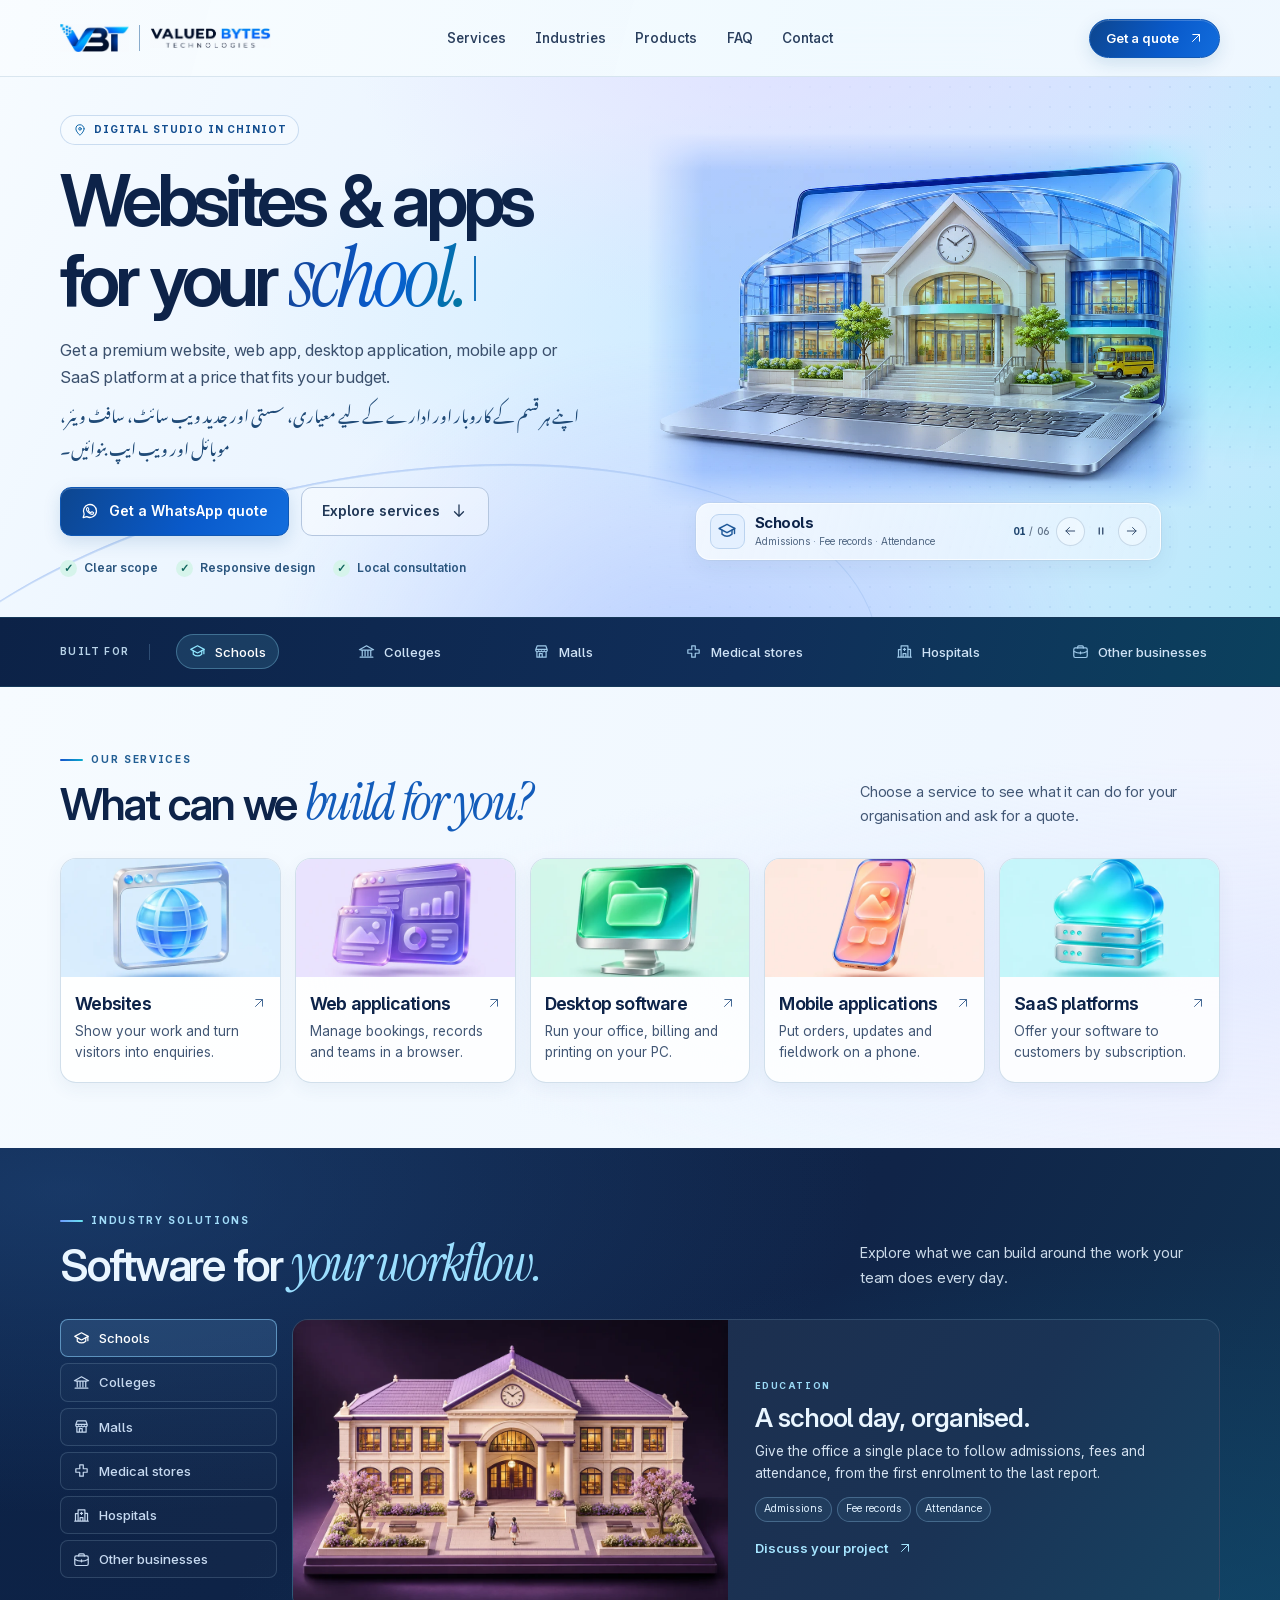
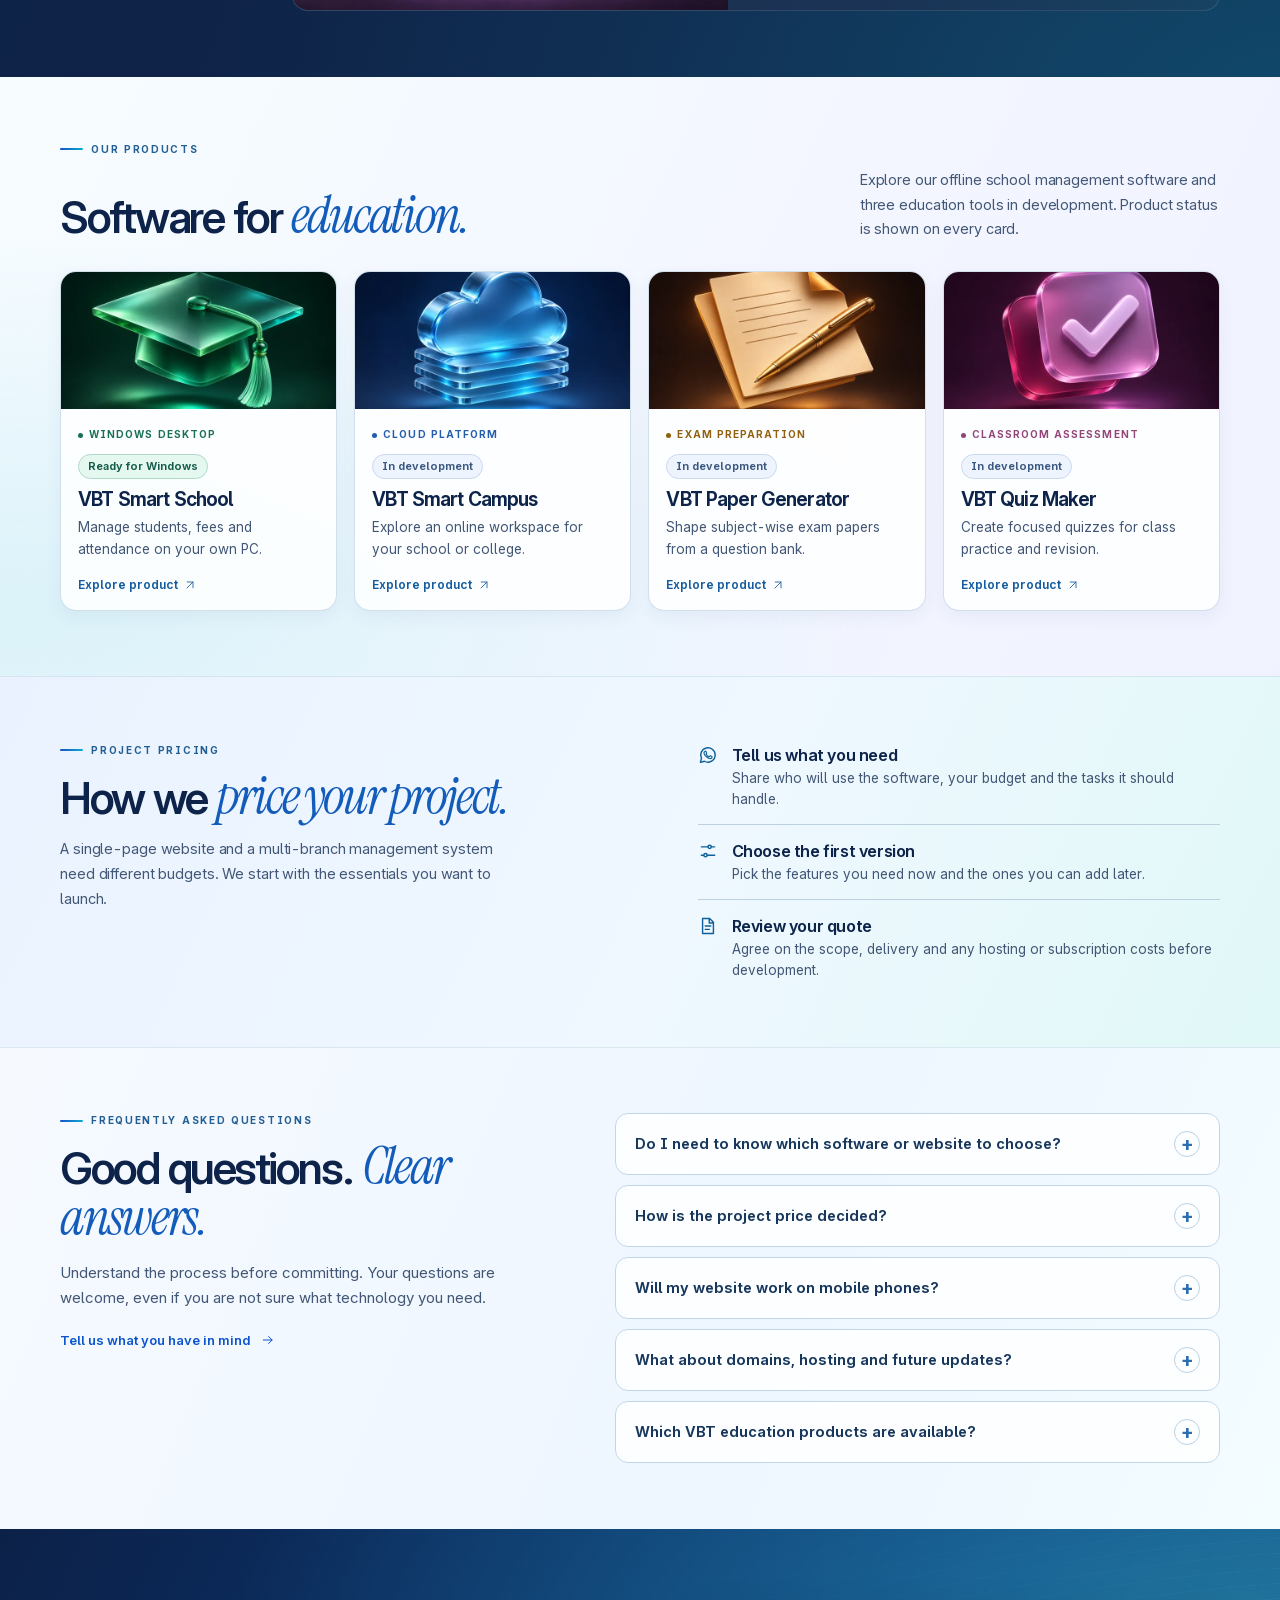
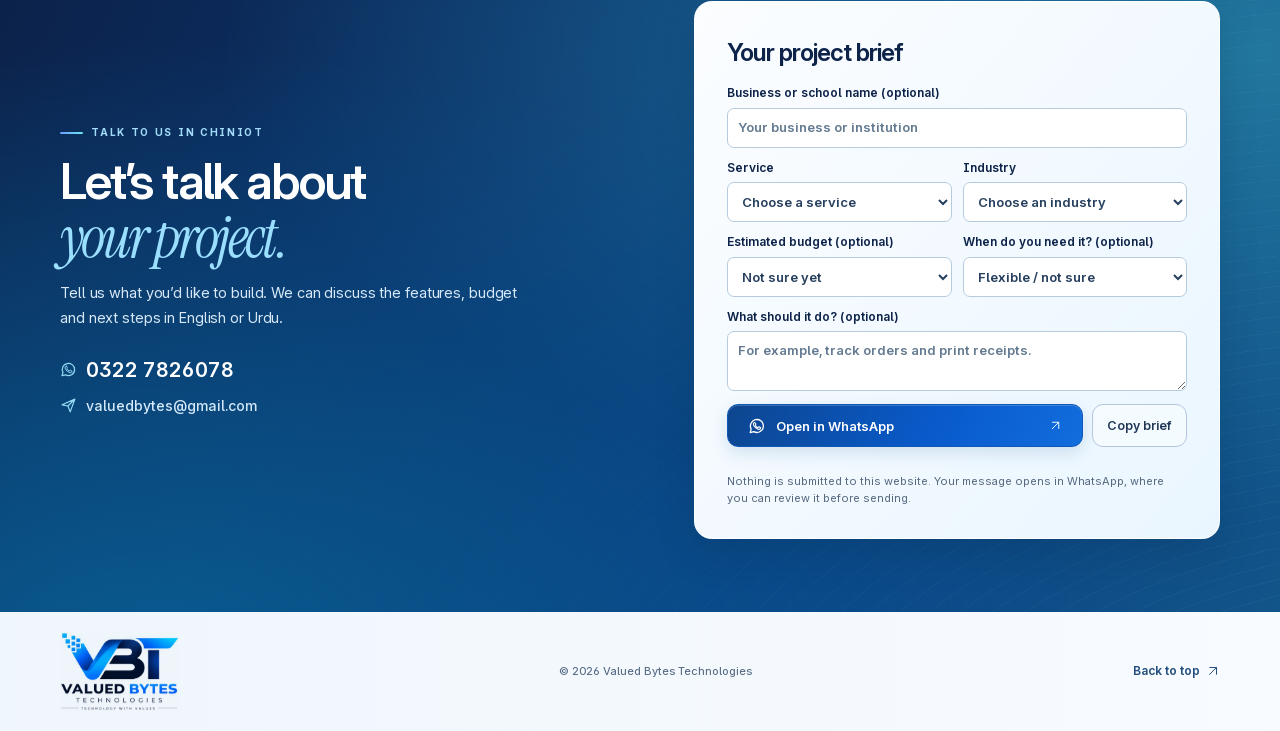
<file: index.html>
<!doctype html>
<html lang="en" dir="ltr">
<head>
  <meta charset="utf-8">
  <meta name="viewport" content="width=device-width,initial-scale=1">
  <meta name="theme-color" content="#e9f3ff">
  <meta name="description" content="Valued Bytes Technologies in Chiniot builds professional business websites, web and desktop applications, and custom digital solutions. Explore VBT Smart School and our education products.">
  <meta property="og:title" content="Valued Bytes Technologies · Digital Studio in Chiniot">
  <meta property="og:description" content="Get a project quote for a custom website or app. Talk to your local digital studio in English or Urdu.">
  <meta property="og:type" content="website">
  <meta property="og:url" content="https://valuedbytes.com/">
  <meta name="twitter:card" content="summary_large_image">
  <meta name="robots" content="index,follow,max-image-preview:large">
  <link rel="canonical" href="https://valuedbytes.com/">
  <meta property="og:image" content="https://valuedbytes.com/studio/showcase/school.webp">
  <link rel="icon" href="studio/brand/favicon.png" type="image/png">
  <link rel="preload" as="font" href="studio/fonts/inter-latin.woff2" type="font/woff2" crossorigin>
  <link rel="preload" as="font" href="studio/fonts/instrument-italic.woff2" type="font/woff2" crossorigin>
  <link rel="preload" as="image" href="studio/showcase/school.webp" fetchpriority="high">
  <link rel="stylesheet" href="studio/site.css?v=client-ready-20261118">
  <script defer src="studio/site.js?v=client-ready-20261118"></script>
  <script type="application/ld+json">{"@context":"https://schema.org","@type":"ProfessionalService","name":"Valued Bytes Technologies","url":"https://valuedbytes.com/","image":"https://valuedbytes.com/studio/brand/vbt-identity.webp","description":"Websites and custom digital applications for businesses and educational institutions.","telephone":"+92-322-7826078","email":"valuedbytes@gmail.com","areaServed":[{"@type":"City","name":"Chiniot"},{"@type":"Country","name":"Pakistan"}],"address":{"@type":"PostalAddress","addressLocality":"Chiniot","addressCountry":"PK"}}</script>
  <title>Valued Bytes Technologies · Websites &amp; Apps in Chiniot</title>
</head>
<body id="top">
  <a class="skip" href="#main" data-ur="مرکزی مواد پر جائیں">Skip to content</a>
  <header class="mast">
    <div class="wrap mast-inner">
      <a href="#top" class="brand" aria-label="Valued Bytes Technologies home"><img class="brand-symbol" src="studio/brand/vbt-symbol.webp" width="320" height="129" alt=""><span class="brand-divider" aria-hidden="true"></span><img class="brand-wordmark" src="studio/brand/vbt-wordmark.webp" width="490" height="81" alt=""></a>
      <nav id="main-nav" class="main-nav" aria-label="Main navigation">
        <a href="#services" data-ur="خدمات">Services</a>
        <a href="#industries" data-ur="شعبے">Industries</a>
        <a href="#solutions" data-ur="پروڈکٹس">Products</a>
        <a href="#faq">FAQ</a>
        <a href="#contact" data-ur="رابطہ">Contact</a>
      </nav>
      <div class="head-actions">
        <a class="btn btn-head nav-cta" data-wa="header" href="https://wa.me/923227826078" target="_blank" rel="noopener"><span data-ur="قیمت معلوم کریں">Get a quote</span><svg class="icon" aria-hidden="true"><use href="studio/icons.svg#north"/></svg></a>
        <button class="menu-button" id="menu-toggle" type="button" aria-label="Open menu" aria-expanded="false" aria-controls="main-nav"><svg class="icon" aria-hidden="true"><use href="studio/icons.svg#menu"/></svg></button>
      </div>
    </div>
  </header>
  <main id="main">
    <section class="hero" aria-labelledby="hero-heading">
      <div class="aurora" aria-hidden="true"></div>
      <div class="wrap hero-layout">
        <div class="hero-copy">
          <div class="location"><svg class="icon" aria-hidden="true"><use href="studio/icons.svg#pin"/></svg><span data-ur="آپ کے شہر چنیوٹ میں ڈیجیٹل اسٹوڈیو">Digital studio in Chiniot</span></div>
          <h1 id="hero-heading" aria-label="Websites and apps for your school.">
            <span class="hero-static" data-ur="ویب سائٹس اور ایپس">Websites &amp; apps</span>
            <span class="type-line" aria-hidden="true"><span id="type-prefix">for your </span><em id="industry-word">school.</em><i class="typing-caret"></i></span>
          </h1>
          <p class="hero-lead" data-ur="اپنے کاروبار یا ادارے کے لیے مناسب قیمت پر معیاری ویب سائٹ، ویب ایپ، ڈیسک ٹاپ سافٹ ویئر، موبائل ایپ یا ساس پلیٹ فارم بنوائیں۔">Get a premium website, web app, desktop application, mobile app or SaaS platform at a price that fits your budget.</p>
          <p class="hero-bilingual" dir="rtl" lang="ur">اپنے ہر قسم کے کاروبار اور ادارے کے لیے معیاری، سستی اور جدید ویب سائٹ، سافٹ ویئر، موبائل اور ویب ایپ بنوائیں۔</p>
          <div class="hero-actions">
            <a class="btn btn-primary" data-wa="hero" href="https://wa.me/923227826078" target="_blank" rel="noopener"><svg class="icon" aria-hidden="true"><use href="studio/icons.svg#whatsapp"/></svg><span data-ur="واٹس ایپ پر قیمت معلوم کریں">Get a WhatsApp quote</span></a>
            <a class="btn btn-quiet" href="#services"><span data-ur="خدمات دیکھیں">Explore services</span><svg class="icon" aria-hidden="true"><use href="studio/icons.svg#down"/></svg></a>
          </div>
          <div class="hero-promises" aria-label="Our approach"><span>Clear scope</span><span>Responsive design</span><span>Local consultation</span></div>
        </div>
        <div class="scene-card" id="industry-stage" role="region" aria-label="Industry showcase" aria-roledescription="carousel">
          <div class="scene-picture">
            <img id="scene-front" class="scene-image active" src="studio/showcase/school.webp" width="1080" height="720" fetchpriority="high" alt="A schoolhouse rising from the screen of a silver laptop.">
            <img id="scene-back" class="scene-image" width="1080" height="720" alt="" aria-hidden="true">
          </div>
          <div class="scene-caption">
            <div class="caption-name"><span class="caption-icon"><svg class="icon" aria-hidden="true"><use id="scene-symbol" href="studio/icons.svg#school"/></svg></span><div><h2 id="scene-name">Schools</h2><span class="scene-group" id="scene-group">Admissions · Fee records · Attendance</span></div></div>
            <div class="scene-controls">
              <span class="scene-count" dir="ltr"><b id="scene-index">01</b><span>/</span>06</span>
              <button id="scene-prev" class="circle-button" type="button" aria-label="Previous industry" title="Previous industry"><svg class="icon" aria-hidden="true"><use href="studio/icons.svg#left"/></svg></button>
              <button id="motion-toggle" class="circle-button pause" type="button" aria-label="Pause rotation" title="Pause rotation"><svg class="icon" aria-hidden="true"><use href="studio/icons.svg#pause"/></svg></button>
              <button id="scene-next" class="circle-button" type="button" aria-label="Next industry" title="Next industry"><svg class="icon" aria-hidden="true"><use href="studio/icons.svg#right"/></svg></button>
            </div>
          </div>
        </div>
      </div>
    </section>
    <div class="sector-rail"><div class="wrap rail-inner"><span class="rail-label" data-ur="اپنا شعبہ چنیں">Built for</span><div class="hero-sectors" role="group" aria-label="Select an industry for the showcase">  <button type="button" data-hero-pick="0" aria-pressed="true"><svg class="icon" aria-hidden="true"><use href="studio/icons.svg#school"/></svg><span data-ur="اسکول">Schools</span></button>
  <button type="button" data-hero-pick="1" aria-pressed="false"><svg class="icon" aria-hidden="true"><use href="studio/icons.svg#college"/></svg><span data-ur="کالج">Colleges</span></button>
  <button type="button" data-hero-pick="2" aria-pressed="false"><svg class="icon" aria-hidden="true"><use href="studio/icons.svg#mall"/></svg><span data-ur="شاپنگ مال">Malls</span></button>
  <button type="button" data-hero-pick="3" aria-pressed="false"><svg class="icon" aria-hidden="true"><use href="studio/icons.svg#pharmacy"/></svg><span data-ur="میڈیکل اسٹور">Medical stores</span></button>
  <button type="button" data-hero-pick="4" aria-pressed="false"><svg class="icon" aria-hidden="true"><use href="studio/icons.svg#hospital"/></svg><span data-ur="اسپتال">Hospitals</span></button>
  <button type="button" data-hero-pick="5" aria-pressed="false"><svg class="icon" aria-hidden="true"><use href="studio/icons.svg#business"/></svg><span data-ur="دیگر کاروبار">Other businesses</span></button></div></div></div>
    <section class="services section" id="services" aria-labelledby="services-heading"><div class="wrap">
      <div class="eyebrow"><i aria-hidden="true"></i><span data-ur="ہماری خدمات">Our services</span></div>
      <div class="section-heading"><h2 id="services-heading" data-ur="آپ کیا بنوانا چاہتے ہیں؟">What can we <em>build for you?</em></h2>
        <p data-ur="اپنی ضرورت کے مطابق سروس منتخب کریں، مثالیں دیکھیں اور قیمت معلوم کریں۔">Choose a service to see what it can do for your organisation and ask for a quote.</p></div>
      <div class="service-grid">
        <button type="button" class="service-card" data-service="websites">
          <span class="service-art"><img src="studio/services/websites.webp" width="475" height="317" alt="" loading="lazy"></span>
          <span class="service-content"><span class="service-title"><strong data-ur="ویب سائٹس">Websites</strong><span class="card-arrow"><svg class="icon" aria-hidden="true"><use href="studio/icons.svg#north"/></svg></span></span><span data-ur="اپنا کام دکھائیں اور گاہکوں کو رابطے کا راستہ دیں۔" class="service-desc">Show your work and turn visitors into enquiries.</span></span>
        </button>
        <button type="button" class="service-card" data-service="webapps">
          <span class="service-art"><img src="studio/services/webapps.webp" width="475" height="317" alt="" loading="lazy"></span>
          <span class="service-content"><span class="service-title"><strong data-ur="ویب ایپس">Web applications</strong><span class="card-arrow"><svg class="icon" aria-hidden="true"><use href="studio/icons.svg#north"/></svg></span></span><span data-ur="بکنگ، ریکارڈ اور ٹیم کا کام براؤزر میں سنبھالیں۔" class="service-desc">Manage bookings, records and teams in a browser.</span></span>
        </button>
        <button type="button" class="service-card" data-service="desktop">
          <span class="service-art"><img src="studio/services/desktop.webp" width="475" height="317" alt="" loading="lazy"></span>
          <span class="service-content"><span class="service-title"><strong data-ur="ڈیسک ٹاپ سافٹ ویئر">Desktop software</strong><span class="card-arrow"><svg class="icon" aria-hidden="true"><use href="studio/icons.svg#north"/></svg></span></span><span data-ur="اپنے کمپیوٹر پر دفتر، بلنگ اور پرنٹنگ کا کام کریں۔" class="service-desc">Run your office, billing and printing on your PC.</span></span>
        </button>
        <button type="button" class="service-card" data-service="mobile">
          <span class="service-art"><img src="studio/services/mobile.webp" width="475" height="317" alt="" loading="lazy"></span>
          <span class="service-content"><span class="service-title"><strong data-ur="موبائل ایپس">Mobile applications</strong><span class="card-arrow"><svg class="icon" aria-hidden="true"><use href="studio/icons.svg#north"/></svg></span></span><span data-ur="آرڈر، تازہ معلومات اور فیلڈ کا کام فون پر لائیں۔" class="service-desc">Put orders, updates and fieldwork on a phone.</span></span>
        </button>
        <button type="button" class="service-card" data-service="saas">
          <span class="service-art"><img src="studio/services/saas.webp" width="475" height="317" alt="" loading="lazy"></span>
          <span class="service-content"><span class="service-title"><strong data-ur="ساس پلیٹ فارمز">SaaS platforms</strong><span class="card-arrow"><svg class="icon" aria-hidden="true"><use href="studio/icons.svg#north"/></svg></span></span><span data-ur="اپنا سافٹ ویئر گاہکوں کو سبسکرپشن پر فراہم کریں۔" class="service-desc">Offer your software to customers by subscription.</span></span>
        </button>
      </div>
    </div></section>
    <section class="industry-section section" id="industries" aria-labelledby="industries-heading">
      <div class="wrap">
        <div class="eyebrow"><i aria-hidden="true"></i><span data-ur="شعبوں کے لیے سافٹ ویئر">Industry solutions</span></div>
        <div class="section-heading"><h2 id="industries-heading" data-ur="آپ کے کام کے مطابق سافٹ ویئر">Software for <em>your workflow.</em></h2><p data-ur="اپنا شعبہ منتخب کریں اور دیکھیں کہ روزمرہ کام کے لیے کیا بن سکتا ہے۔">Explore what we can build around the work your team does every day.</p></div>
        <div class="industry-board">
          <div class="industry-tabs" role="group" aria-label="Choose your industry">  <button type="button" data-industry="0" aria-pressed="true"><svg class="icon" aria-hidden="true"><use href="studio/icons.svg#school"/></svg><span data-ur="اسکول">Schools</span></button>
  <button type="button" data-industry="1" aria-pressed="false"><svg class="icon" aria-hidden="true"><use href="studio/icons.svg#college"/></svg><span data-ur="کالج">Colleges</span></button>
  <button type="button" data-industry="2" aria-pressed="false"><svg class="icon" aria-hidden="true"><use href="studio/icons.svg#mall"/></svg><span data-ur="شاپنگ مال">Malls</span></button>
  <button type="button" data-industry="3" aria-pressed="false"><svg class="icon" aria-hidden="true"><use href="studio/icons.svg#pharmacy"/></svg><span data-ur="میڈیکل اسٹور">Medical stores</span></button>
  <button type="button" data-industry="4" aria-pressed="false"><svg class="icon" aria-hidden="true"><use href="studio/icons.svg#hospital"/></svg><span data-ur="اسپتال">Hospitals</span></button>
  <button type="button" data-industry="5" aria-pressed="false"><svg class="icon" aria-hidden="true"><use href="studio/icons.svg#business"/></svg><span data-ur="دیگر کاروبار">Other businesses</span></button></div>
          <div class="industry-detail">
            <div class="industry-figure"><img id="detail-image" src="studio/scenes/school.webp" width="1080" height="720" alt="" loading="lazy"></div>
            <div class="industry-brief"><span class="brief-group" id="detail-group">Education</span><h3 id="detail-title">A school day, organised.</h3>
              <p id="detail-copy">Give the office a single place to follow admissions, fees and attendance, from the first enrolment to the last report.</p>
              <ul class="tags" id="detail-tags"><li>Admissions</li><li>Fee records</li><li>Attendance</li></ul>
              <a class="inline-link" id="industry-inquiry" href="https://wa.me/923227826078" target="_blank" rel="noopener"><span data-ur="اپنے پروجیکٹ پر بات کریں">Discuss your project</span><svg class="icon" aria-hidden="true"><use href="studio/icons.svg#north"/></svg></a>
            </div>
          </div>
        </div>
      </div>
    </section>
    <section class="products section" id="solutions" aria-labelledby="products-heading">
      <div class="wrap">
        <div class="eyebrow"><span class="little-rule"></span><span data-ur="ہماری پروڈکٹس">OUR PRODUCTS</span></div>
        <div class="section-heading"><h2 id="products-heading" data-ur="تعلیم کے لیے سافٹ ویئر">Software for <em>education.</em></h2><p data-ur="اسکول کے انتظام، تدریس اور امتحانات کی تیاری کے لیے چار سافٹ ویئر۔">Explore our offline school management software and three education tools in development. Product status is shown on every card.</p></div>
        <div class="product-grid">
          <button type="button" class="product-card" data-product="smart-school">
            <span class="product-art green"><img src="studio/products/smart-school.webp" width="666" height="444" alt="" loading="lazy"></span>
            <span class="p-body"><span class="p-category green-ink"><i></i><span data-ur="ونڈوز ڈیسک ٹاپ">WINDOWS DESKTOP</span></span><span class="product-status is-ready">Ready for Windows</span><strong lang="en" dir="ltr">VBT Smart School</strong><span class="card-copy" data-ur="طلبہ، فیس اور حاضری کا ریکارڈ اپنے کمپیوٹر پر رکھیں۔">Manage students, fees and attendance on your own PC.</span><span class="card-link"><span data-ur="تفصیل دیکھیں">Explore product</span><svg class="icon" aria-hidden="true"><use href="studio/icons.svg#north"/></svg></span></span>
          </button>
          <button type="button" class="product-card" data-product="smart-campus">
            <span class="product-art blue"><img src="studio/products/smart-campus.webp" width="666" height="444" alt="" loading="lazy"></span>
            <span class="p-body"><span class="p-category blue-ink"><i></i><span data-ur="کلاؤڈ پلیٹ فارم">CLOUD PLATFORM</span></span><span class="product-status is-building">In development</span><strong lang="en" dir="ltr">VBT Smart Campus</strong><span class="card-copy" data-ur="اپنے اسکول یا کالج کے انتظام کے لیے آن لائن پلیٹ فارم دیکھیں۔">Explore an online workspace for your school or college.</span><span class="card-link"><span data-ur="تفصیل دیکھیں">Explore product</span><svg class="icon" aria-hidden="true"><use href="studio/icons.svg#north"/></svg></span></span>
          </button>
          <button type="button" class="product-card" data-product="paper-generator">
            <span class="product-art gold"><img src="studio/products/paper-generator.webp" width="666" height="444" alt="" loading="lazy"></span>
            <span class="p-body"><span class="p-category gold-ink"><i></i><span data-ur="امتحان کی تیاری">EXAM PREPARATION</span></span><span class="product-status is-building">In development</span><strong lang="en" dir="ltr">VBT Paper Generator</strong><span class="card-copy" data-ur="سوالات کے ذخیرے سے مضمون اور موضوع کے مطابق پرچہ ترتیب دیں۔">Shape subject-wise exam papers from a question bank.</span><span class="card-link"><span data-ur="تفصیل دیکھیں">Explore product</span><svg class="icon" aria-hidden="true"><use href="studio/icons.svg#north"/></svg></span></span>
          </button>
          <button type="button" class="product-card" data-product="quiz-maker">
            <span class="product-art pink"><img src="studio/products/quiz-maker.webp" width="666" height="444" alt="" loading="lazy"></span>
            <span class="p-body"><span class="p-category pink-ink"><i></i><span data-ur="کلاس اسیسمنٹ">CLASSROOM ASSESSMENT</span></span><span class="product-status is-building">In development</span><strong lang="en" dir="ltr">VBT Quiz Maker</strong><span class="card-copy" data-ur="کلاس میں مشق اور مختصر جائزے کے لیے کوئز تیار کریں۔">Create focused quizzes for class practice and revision.</span><span class="card-link"><span data-ur="تفصیل دیکھیں">Explore product</span><svg class="icon" aria-hidden="true"><use href="studio/icons.svg#north"/></svg></span></span>
          </button>
        </div>
      </div>
    </section>

    <section class="process-section section" id="approach" aria-labelledby="approach-heading">
      <div class="wrap process-wrap">
        <div class="process-intro" id="about"><div class="eyebrow"><i aria-hidden="true"></i><span data-ur="پروجیکٹ کی قیمت">Project pricing</span></div><h2 id="approach-heading" data-ur="قیمت کیسے طے ہوتی ہے؟">How we <em>price your project.</em></h2>
          <p data-ur="ایک صفحے کی ویب سائٹ اور کئی برانچوں کے انتظامی نظام کی لاگت الگ ہوتی ہے۔ ہم آپ کی بنیادی ضروریات سے آغاز کرتے ہیں۔">A single-page website and a multi-branch management system need different budgets. We start with the essentials you want to launch.</p>
        </div>
        <div class="steps">
          <div class="step"><svg class="icon" aria-hidden="true"><use href="studio/icons.svg#whatsapp"/></svg><div><h3 data-ur="اپنی ضرورت بتائیں">Tell us what you need</h3><p data-ur="بتائیں سافٹ ویئر کون استعمال کرے گا، آپ کا بجٹ کیا ہے اور کون سے کام درکار ہیں۔">Share who will use the software, your budget and the tasks it should handle.</p></div></div>
          <div class="step"><svg class="icon" aria-hidden="true"><use href="studio/icons.svg#sliders"/></svg><div><h3 data-ur="پہلے ورژن کے فیچرز چنیں">Choose the first version</h3><p data-ur="آج کی ضروری سہولیات چنیں اور طے کریں کہ کیا کچھ بعد میں شامل کیا جا سکتا ہے۔">Pick the features you need now and the ones you can add later.</p></div></div>
          <div class="step"><svg class="icon" aria-hidden="true"><use href="studio/icons.svg#paper"/></svg><div><h3 data-ur="قیمت کی تفصیل دیکھیں">Review your quote</h3><p data-ur="کام شروع ہونے سے پہلے فیچرز، وقت، ہوسٹنگ اور سبسکرپشن کی ممکنہ لاگت طے کریں۔">Agree on the scope, delivery and any hosting or subscription costs before development.</p></div></div>
        </div>
      </div>
    </section>
    <section class="faq-section section" id="faq" aria-labelledby="faq-heading">
      <div class="wrap faq-layout">
        <div class="faq-intro">
          <div class="eyebrow"><i aria-hidden="true"></i>Frequently asked questions</div>
          <h2 id="faq-heading">Good questions. <em>Clear answers.</em></h2>
          <p>Understand the process before committing. Your questions are welcome, even if you are not sure what technology you need.</p>
          <a class="inline-link faq-contact" href="#contact">Tell us what you have in mind <svg class="icon" aria-hidden="true"><use href="studio/icons.svg#right"/></svg></a>
        </div>
        <div class="faq-list">
          <details class="faq-item"><summary>Do I need to know which software or website to choose?<span aria-hidden="true">+</span></summary><p>No. Tell us what you do, who will use it and what problem you want to solve. We can suggest a practical first version and explain the options in plain language.</p></details>
          <details class="faq-item"><summary>How is the project price decided?<span aria-hidden="true">+</span></summary><p>We prepare a project-specific quote based on pages, features, integrations, design and support needs. The proposal should make the scope, payment stages and any recurring costs clear before work begins.</p></details>
          <details class="faq-item"><summary>Will my website work on mobile phones?<span aria-hidden="true">+</span></summary><p>Responsive layouts are part of our website approach. Exact device support, browser requirements and acceptance checks are agreed in the project scope.</p></details>
          <details class="faq-item"><summary>What about domains, hosting and future updates?<span aria-hidden="true">+</span></summary><p>We discuss domain ownership, hosting arrangements, ongoing charges, backups and maintenance separately, so you know what is included and what needs renewal.</p></details>
          <details class="faq-item"><summary>Which VBT education products are available?<span aria-hidden="true">+</span></summary><p>VBT Smart School is our ready Windows offline school management product. VBT Smart Campus, VBT Paper Generator and VBT Quiz Maker are under development; please contact us about demonstrations or availability.</p></details>
        </div>
      </div>
    </section>
    <section id="contact" class="contact-section" aria-labelledby="contact-heading"><div class="wrap contact-panel">
        <div class="contact-copy"><div class="eyebrow"><i aria-hidden="true"></i><span data-ur="چنیوٹ میں ہم سے رابطہ کریں">Talk to us in Chiniot</span></div><h2 id="contact-heading" data-ur="اپنے پروجیکٹ کی قیمت معلوم کریں">Let’s talk about <em>your project.</em></h2>
          <p data-ur="ہمیں بتائیں آپ کیا بنوانا چاہتے ہیں۔ فیچرز، بجٹ اور اگلے مرحلے پر اردو یا انگریزی میں بات کریں۔">Tell us what you’d like to build. We can discuss the features, budget and next steps in English or Urdu.</p>
          <div class="contact-details"><div><svg class="icon" aria-hidden="true"><use href="studio/icons.svg#whatsapp"/></svg><a class="number" dir="ltr" href="https://wa.me/923227826078" target="_blank" rel="noopener">0322 7826078</a></div><div><svg class="icon" aria-hidden="true"><use href="studio/icons.svg#send"/></svg><a dir="ltr" href="mailto:valuedbytes@gmail.com">valuedbytes@gmail.com</a></div></div>
        </div>
        <div class="quote-card" role="group" aria-labelledby="brief-heading">
          <h3 id="brief-heading" data-ur="پروجیکٹ کی تفصیل">Your project brief</h3>
          <div class="quote-fields"><label for="brief-name" class="brief-full"><span>Business or school name (optional)</span><input id="brief-name" type="text" maxlength="90" autocomplete="organization" placeholder="Your business or institution"></label><label for="brief-service"><span data-ur="سروس">Service</span><select id="brief-service">
              <option data-ur="سروس منتخب کریں" value="">Choose a service</option>
              <option data-ur="ویب سائٹس" value="websites">Websites</option>
              <option data-ur="ویب ایپس" value="webapps">Web applications</option>
              <option data-ur="ڈیسک ٹاپ سافٹ ویئر" value="desktop">Desktop software</option>
              <option data-ur="موبائل ایپس" value="mobile">Mobile applications</option>
              <option data-ur="ساس پلیٹ فارمز" value="saas">SaaS platforms</option>
            </select></label><label for="brief-industry"><span data-ur="شعبہ">Industry</span><select id="brief-industry"><option data-ur="شعبہ منتخب کریں" value="">Choose an industry</option>
              <option data-ur="اسکول" value="school">Schools</option>
              <option data-ur="کالج" value="college">Colleges</option>
              <option data-ur="شاپنگ مال" value="mall">Malls</option>
              <option data-ur="میڈیکل اسٹور" value="pharmacy">Medical stores</option>
              <option data-ur="اسپتال" value="hospital">Hospitals</option>
              <option data-ur="دیگر کاروبار" value="business">Other businesses</option>
            </select></label><label for="brief-budget"><span>Estimated budget (optional)</span><select id="brief-budget"><option value="">Not sure yet</option><option value="Under PKR 25,000">Under Rs. 25,000</option><option value="PKR 25,000–50,000">Rs. 25,000–50,000</option><option value="PKR 50,000–100,000">Rs. 50,000–100,000</option><option value="Above PKR 100,000">Above Rs. 100,000</option></select></label><label for="brief-timeline"><span>When do you need it? (optional)</span><select id="brief-timeline"><option value="">Flexible / not sure</option><option value="As soon as possible">As soon as possible</option><option value="Within 1 month">Within 1 month</option><option value="Within 2–3 months">Within 2–3 months</option><option value="Planning for later">Planning for later</option></select></label></div>
          <label for="brief-note" class="note-label"><span data-ur="کون سا کام کرنا ہے؟ (اختیاری)">What should it do? (optional)</span><textarea id="brief-note" rows="2" maxlength="500" placeholder="For example, track orders and print receipts."></textarea></label>
          <div class="quote-actions"><a class="btn btn-primary quote-button" href="https://wa.me/923227826078" target="_blank" rel="noopener" data-wa="contact"><svg class="icon" aria-hidden="true"><use href="studio/icons.svg#whatsapp"/></svg><span data-ur="واٹس ایپ پر درخواست کھولیں">Open in WhatsApp</span><svg class="icon" aria-hidden="true"><use href="studio/icons.svg#north"/></svg></a><button type="button" class="btn btn-quiet quote-copy" id="copy-brief">Copy brief</button></div>
          <p class="quote-feedback" role="status" aria-live="polite" id="brief-feedback"></p>
          <small>Nothing is submitted to this website. Your message opens in WhatsApp, where you can review it before sending.</small>
        </div>
    </div></section>
  </main>
  <footer><div class="wrap footer-row"><a href="#top" class="footer-logo" aria-label="Valued Bytes Technologies home"><img src="studio/brand/vbt-identity.webp" width="700" height="462" alt="Valued Bytes Technologies · Technology with Values" loading="lazy"></a>
    <span class="copyright" dir="ltr">© <span id="year">2026</span> Valued Bytes Technologies</span>
    <a class="back-top" href="#top"><span data-ur="اوپر جائیں">Back to top</span><svg class="icon" aria-hidden="true"><use href="studio/icons.svg#north"/></svg></a>
  </div></footer>
  <dialog id="details-dialog" aria-labelledby="dialog-heading">
    <div class="dialog-shell"><button type="button" class="circle-button dialog-close" id="dialog-close" aria-label="Close details" title="Close details"><svg class="icon" aria-hidden="true"><use href="studio/icons.svg#close"/></svg></button>
    <div id="dialog-art" class="dialog-art" hidden><img width="666" height="444" alt=""></div>
    <div class="dialog-content"><span class="eyebrow" id="dialog-kicker"></span><h2 id="dialog-heading"></h2><p id="dialog-description"></p><div id="dialog-extra"></div><div class="dialog-actions" id="dialog-actions"></div></div></div>
  </dialog>
  <div class="sr-only" aria-live="polite" id="carousel-notice"></div>
</body>
</html>
</file>
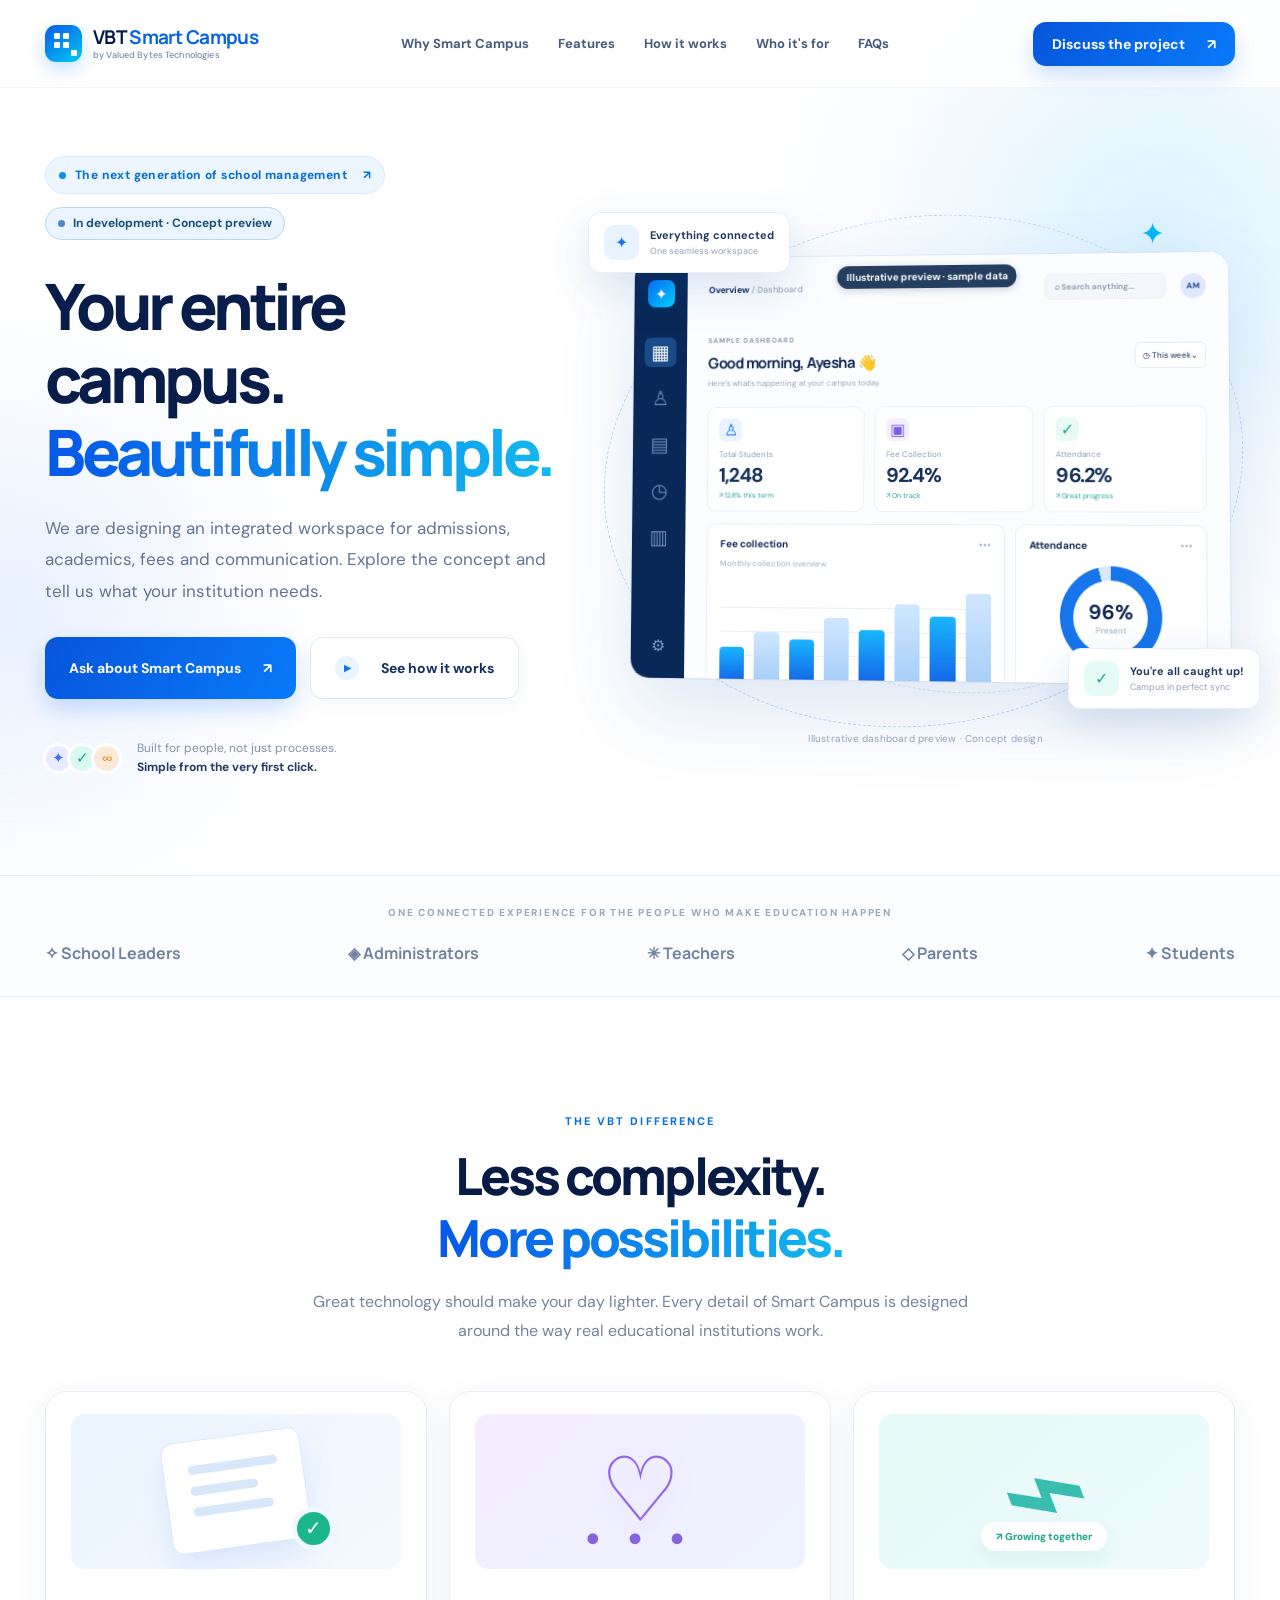
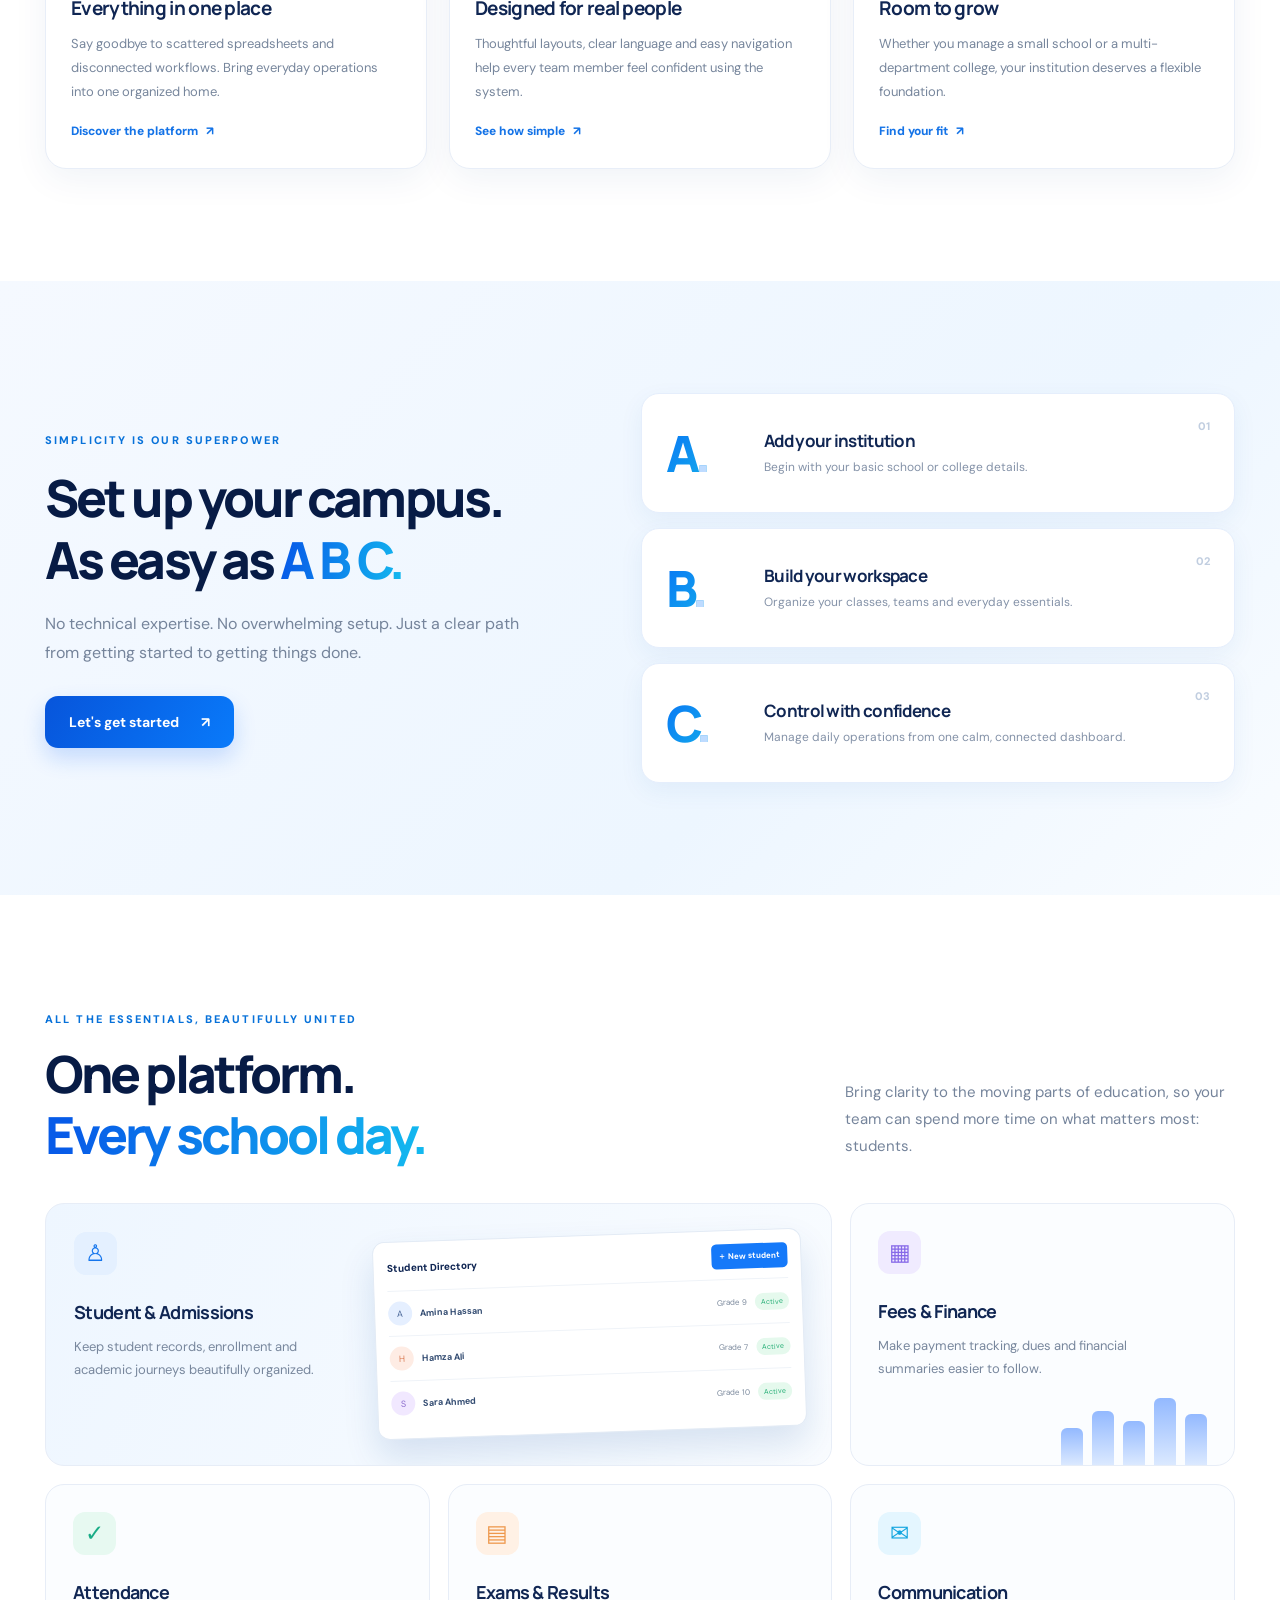
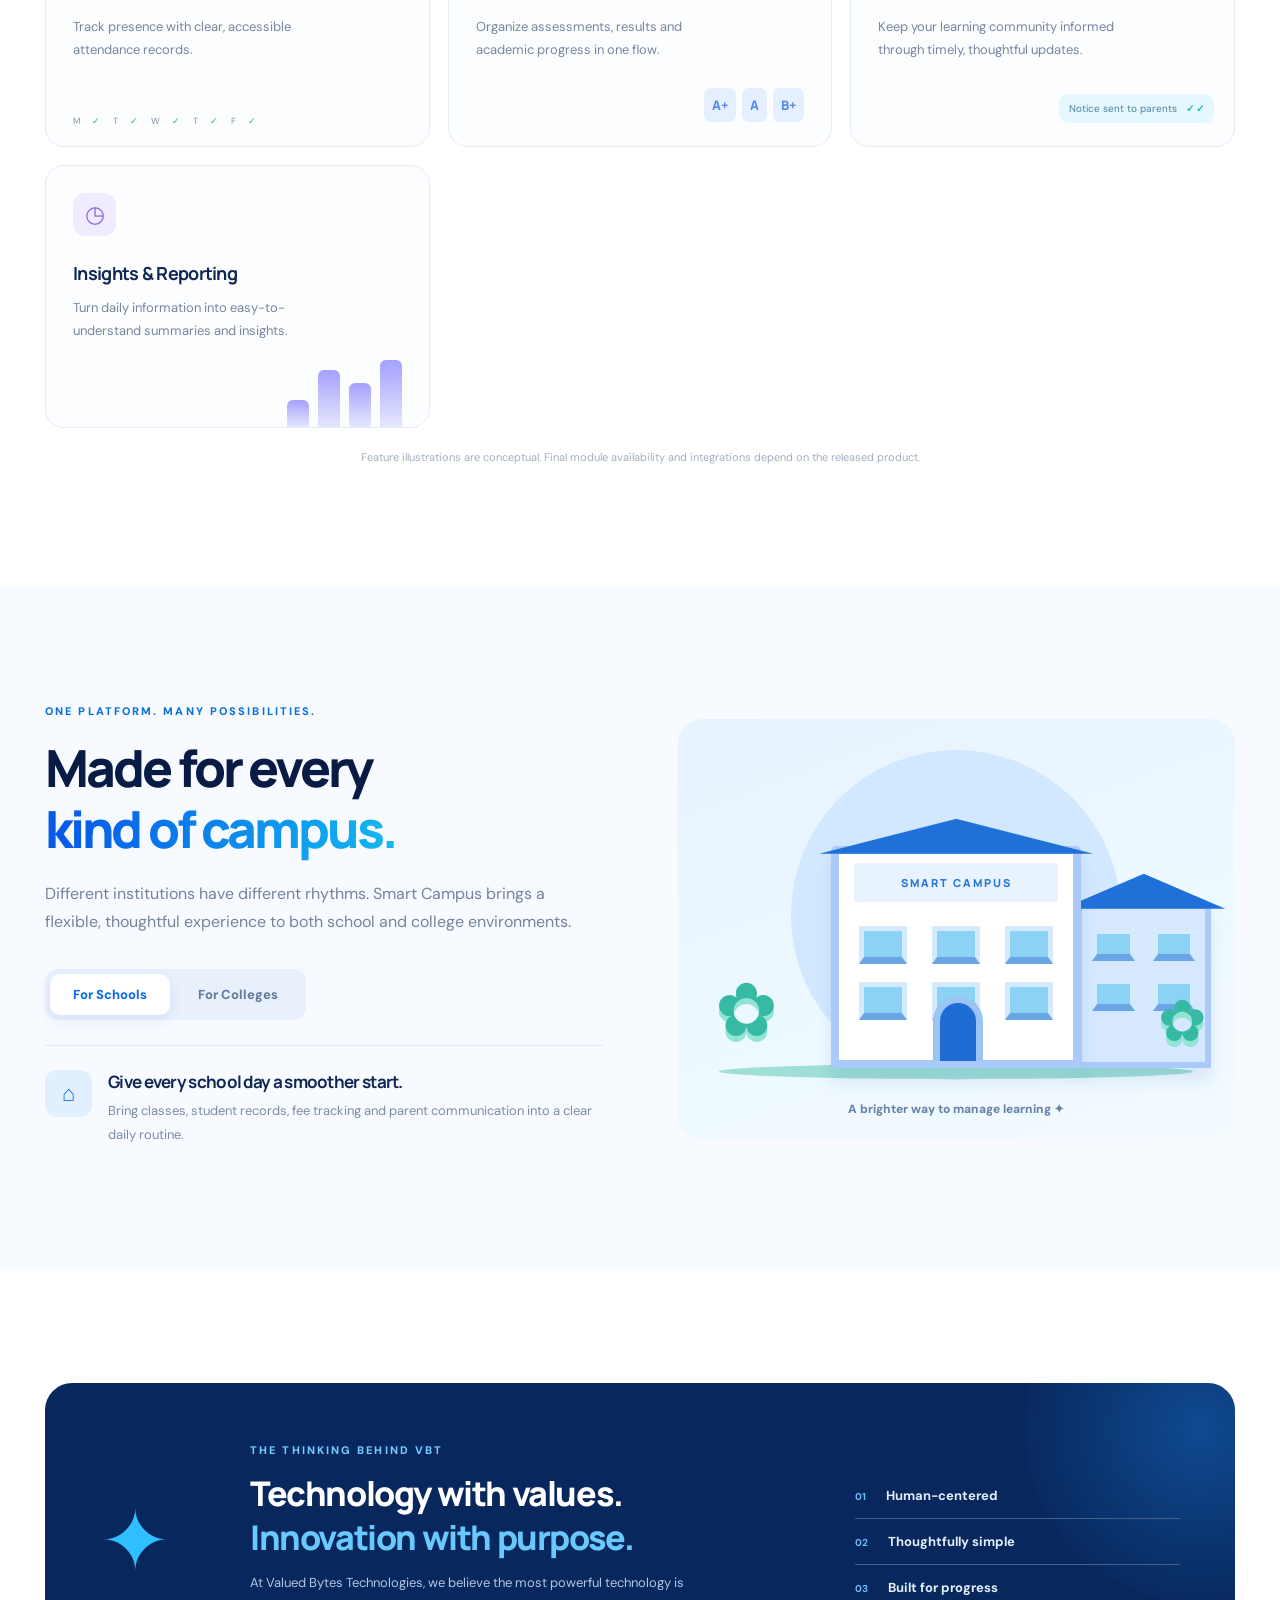
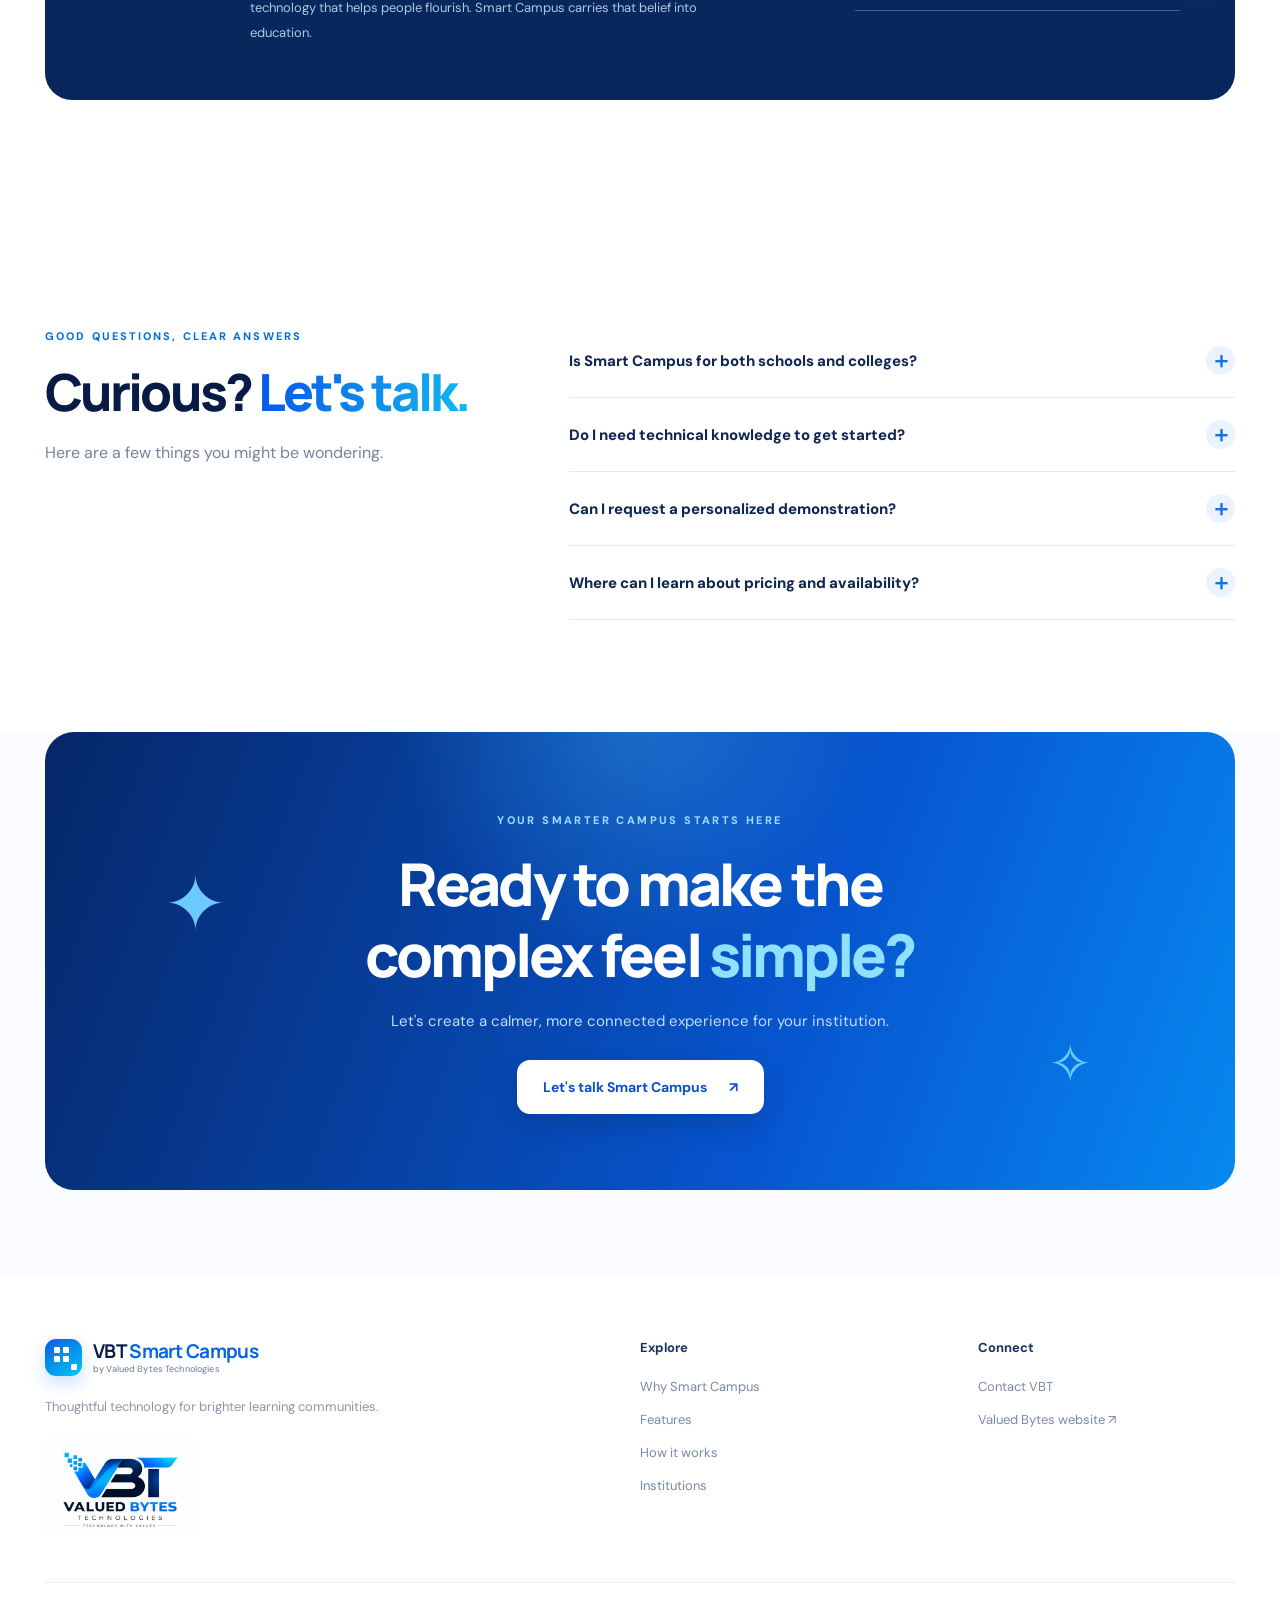
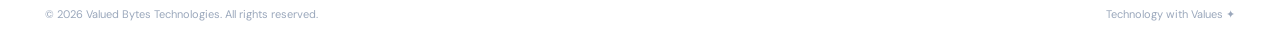
<file: smartcampus/index.html>
<!DOCTYPE html>
<html lang="en"><head><meta charset="UTF-8"><meta name="viewport" content="width=device-width,initial-scale=1"><meta name="theme-color" content="#f7faff"><link rel="canonical" href="https://valuedbytes.com/smartcampus/"><meta name="description" content="VBT Smart Campus — an upcoming school and college management platform by Valued Bytes Technologies."><title>VBT Smart Campus — Make Education Management Feel Effortless</title><link rel="preconnect" href="https://fonts.googleapis.com"><link rel="preconnect" href="https://fonts.gstatic.com" crossorigin><link href="https://fonts.googleapis.com/css2?family=DM+Sans:wght@400;500;600;700&family=Manrope:wght@400;500;600;700;800&display=swap" rel="stylesheet"><link rel="stylesheet" href="styles.css?v=client-ready-20261118"></head>
<body>
<div class="ambient ambient-one"></div><div class="ambient ambient-two"></div>
<header class="site-header"><div class="container nav-wrap"><a href="#home" class="brand" aria-label="VBT Smart Campus home"><span class="brand-mark"><span></span><span></span><span></span><span></span><span></span></span><span class="brand-copy"><strong>VBT <em>Smart Campus</em></strong><small>by Valued Bytes Technologies</small></span></a><nav class="nav-links" id="mainNav"><a href="#why">Why Smart Campus</a><a href="#features">Features</a><a href="#how">How it works</a><a href="#institutions">Who it's for</a><a href="#faq">FAQs</a></nav><a href="mailto:valuedbytes@gmail.com?subject=VBT%20Smart%20Campus%20Demo%20Request" class="btn btn-small btn-primary desktop-cta">Discuss the project <span>↗</span></a><button class="menu-toggle" id="menuToggle" aria-label="Open menu" aria-expanded="false"><span></span><span></span><span></span></button></div></header>
<main id="home">
<section class="hero container"><div class="hero-copy"><div class="eyebrow"><span class="dot"></span> The next generation of school management <span class="eyebrow-arrow">↗</span></div><p class="stage-banner"><span class="stage-dot"></span> In development · Concept preview</p><h1>Your entire campus.<br><span class="gradient-text">Beautifully simple.</span></h1><p class="hero-lead">We are designing an integrated workspace for admissions, academics, fees and communication. Explore the concept and tell us what your institution needs.</p><div class="hero-actions"><a class="btn btn-primary btn-large" href="mailto:valuedbytes@gmail.com?subject=VBT%20Smart%20Campus%20Demo%20Request">Ask about Smart Campus <span>↗</span></a><a class="btn btn-light btn-large" href="#how"><span class="play-circle">▶</span> See how it works</a></div><div class="hero-footnote"><div class="avatar-stack"><span>✦</span><span>✓</span><span>∞</span></div><p>Built for people, not just processes.<br><strong>Simple from the very first click.</strong></p></div></div><div class="hero-visual"><div class="orbit orbit-a"></div><div class="orbit orbit-b"></div><div class="spark spark-one">✦</div><div class="spark spark-two">✳</div><div class="float-tag top-tag"><span class="tag-icon blue">✦</span><span><strong>Everything connected</strong><small>One seamless workspace</small></span></div><div class="dashboard"><span class="sample-data-label">Illustrative preview · sample data</span><aside class="dash-side"><div class="dash-logo">✦</div><span class="dash-nav active">▦</span><span class="dash-nav">♙</span><span class="dash-nav">▤</span><span class="dash-nav">◷</span><span class="dash-nav">▥</span><span class="dash-bottom">⚙</span></aside><div class="dash-main"><div class="dash-top"><span>Overview <b>/ Dashboard</b></span><div class="dash-search">⌕ <span>Search anything...</span></div><span class="dash-user">AM</span></div><div class="dash-greeting"><div><small>SAMPLE DASHBOARD</small><h3>Good morning, Ayesha 👋</h3><p>Here's what's happening at your campus today.</p></div><span class="dash-date">◷ This week⌄</span></div><div class="metric-grid"><div class="metric"><div class="metric-icon ic-blue">♙</div><small>Total Students</small><strong>1,248</strong><span>↗ 12.8% this term</span></div><div class="metric"><div class="metric-icon ic-violet">▣</div><small>Fee Collection</small><strong>92.4%</strong><span>↗ On track</span></div><div class="metric"><div class="metric-icon ic-mint">✓</div><small>Attendance</small><strong>96.2%</strong><span>↗ Great progress</span></div></div><div class="dash-body"><div class="chart-panel"><div class="panel-title"><strong>Fee collection</strong><span>•••</span></div><small>Monthly collection overview</small><div class="chart-grid"><div class="bar h35"></div><div class="bar h52"></div><div class="bar h44"></div><div class="bar h68"></div><div class="bar h55"></div><div class="bar h83"></div><div class="bar h70"></div><div class="bar h95"></div></div><div class="chart-months"><span>Mar</span><span>Apr</span><span>May</span><span>Jun</span><span>Jul</span><span>Aug</span><span>Sep</span><span>Oct</span></div></div><div class="attendance-panel"><div class="panel-title"><strong>Attendance</strong><span>•••</span></div><div class="donut"><div><strong>96%</strong><small>Present</small></div></div><div class="legend"><span><i></i> Present</span><span><i></i> Absent</span></div></div></div><div class="dash-table"><strong>Recent activity</strong><div><span class="activity-icon">✓</span><span>Attendance marked for Grade 8-A</span><em>Just now</em></div><div><span class="activity-icon purple">▣</span><span>Monthly fee summary updated</span><em>12 min ago</em></div></div></div></div><div class="float-tag bottom-tag"><span class="tag-icon mint">✓</span><span><strong>You're all caught up!</strong><small>Campus in perfect sync</small></span></div><div class="illustration-caption">Illustrative dashboard preview · Concept design</div></div></section>
<section class="trust-strip"><div class="container"><p>ONE CONNECTED EXPERIENCE FOR THE PEOPLE WHO MAKE EDUCATION HAPPEN</p><div class="trust-items"><span>✧ School Leaders</span><span>◈ Administrators</span><span>✳ Teachers</span><span>◇ Parents</span><span>✦ Students</span></div></div></section>
<section id="why" class="section intro-section container"><div class="section-heading center"><span class="section-label">THE VBT DIFFERENCE</span><h2>Less complexity.<br><span class="gradient-text">More possibilities.</span></h2><p>Great technology should make your day lighter. Every detail of Smart Campus is designed around the way real educational institutions work.</p></div><div class="benefit-grid"><article class="benefit-card"><div class="benefit-illustration benefit-a"><span class="mini-sheet"><i></i><i></i><i></i></span><span class="mini-check">✓</span></div><h3>Everything in one place</h3><p>Say goodbye to scattered spreadsheets and disconnected workflows. Bring everyday operations into one organized home.</p><a href="#features">Discover the platform <span>↗</span></a></article><article class="benefit-card"><div class="benefit-illustration benefit-b"><div class="mini-heart">♡</div><div class="mini-people">● ● ●</div></div><h3>Designed for real people</h3><p>Thoughtful layouts, clear language and easy navigation help every team member feel confident using the system.</p><a href="#how">See how simple <span>↗</span></a></article><article class="benefit-card"><div class="benefit-illustration benefit-c"><span class="growth-line">⌁</span><span class="growth-pill">↗ Growing together</span></div><h3>Room to grow</h3><p>Whether you manage a small school or a multi-department college, your institution deserves a flexible foundation.</p><a href="#institutions">Find your fit <span>↗</span></a></article></div></section>
<section id="how" class="section abc-section"><div class="container abc-layout"><div class="abc-copy"><span class="section-label">SIMPLICITY IS OUR SUPERPOWER</span><h2>Set up your campus.<br>As easy as <span class="gradient-text">A B C.</span></h2><p>No technical expertise. No overwhelming setup. Just a clear path from getting started to getting things done.</p><a href="mailto:valuedbytes@gmail.com?subject=VBT%20Smart%20Campus%20Getting%20Started" class="btn btn-primary">Let's get started <span>↗</span></a></div><div class="abc-steps"><div class="abc-step"><div class="letter">A<span>.</span></div><div><h3>Add your institution</h3><p>Begin with your basic school or college details.</p></div><div class="step-number">01</div></div><div class="abc-step"><div class="letter">B<span>.</span></div><div><h3>Build your workspace</h3><p>Organize your classes, teams and everyday essentials.</p></div><div class="step-number">02</div></div><div class="abc-step"><div class="letter">C<span>.</span></div><div><h3>Control with confidence</h3><p>Manage daily operations from one calm, connected dashboard.</p></div><div class="step-number">03</div></div></div></div></section>
<section id="features" class="section features-section container"><div class="section-heading split"><div><span class="section-label">ALL THE ESSENTIALS, BEAUTIFULLY UNITED</span><h2>One platform.<br><span class="gradient-text">Every school day.</span></h2></div><p>Bring clarity to the moving parts of education, so your team can spend more time on what matters most: students.</p></div><div class="feature-grid"><article class="feature-card featured"><div class="feature-content"><span class="feature-symbol">♙</span><h3>Student & Admissions</h3><p>Keep student records, enrollment and academic journeys beautifully organized.</p></div><div class="admission-visual"><div class="admission-top"><span>Student Directory</span><span>＋ New student</span></div><div class="student-row"><i class="student-avatar av1">A</i><b>Amina Hassan</b><span>Grade 9</span><em>Active</em></div><div class="student-row"><i class="student-avatar av2">H</i><b>Hamza Ali</b><span>Grade 7</span><em>Active</em></div><div class="student-row"><i class="student-avatar av3">S</i><b>Sara Ahmed</b><span>Grade 10</span><em>Active</em></div></div></article><article class="feature-card"><span class="feature-symbol soft-violet">▦</span><h3>Fees & Finance</h3><p>Make payment tracking, dues and financial summaries easier to follow.</p><div class="feature-decoration bars-decoration"><i></i><i></i><i></i><i></i><i></i></div></article><article class="feature-card"><span class="feature-symbol soft-green">✓</span><h3>Attendance</h3><p>Track presence with clear, accessible attendance records.</p><div class="attendance-decoration">M <span>✓</span> T <span>✓</span> W <span>✓</span> T <span>✓</span> F <span>✓</span></div></article><article class="feature-card"><span class="feature-symbol soft-peach">▤</span><h3>Exams & Results</h3><p>Organize assessments, results and academic progress in one flow.</p><div class="feature-decoration grades"><span>A+</span><span>A</span><span>B+</span></div></article><article class="feature-card"><span class="feature-symbol soft-sky">✉</span><h3>Communication</h3><p>Keep your learning community informed through timely, thoughtful updates.</p><div class="message-decoration"><span>Notice sent to parents</span><b>✓ ✓</b></div></article><article class="feature-card"><span class="feature-symbol soft-violet">◷</span><h3>Insights & Reporting</h3><p>Turn daily information into easy-to-understand summaries and insights.</p><div class="feature-decoration insight-decoration"><i></i><i></i><i></i><i></i></div></article></div><p class="feature-note">Feature illustrations are conceptual. Final module availability and integrations depend on the released product.</p></section>
<section id="institutions" class="section institution-section"><div class="container institution-layout"><div class="institution-copy"><span class="section-label">ONE PLATFORM. MANY POSSIBILITIES.</span><h2>Made for every<br><span class="gradient-text">kind of campus.</span></h2><p>Different institutions have different rhythms. Smart Campus brings a flexible, thoughtful experience to both school and college environments.</p><div class="segment" role="tablist" aria-label="Institution type"><button class="selected" role="tab" aria-selected="true" data-type="school">For Schools</button><button role="tab" aria-selected="false" data-type="college">For Colleges</button></div><div class="institution-detail" id="institutionDetail"><div class="detail-icon">⌂</div><div><h3>Give every school day a smoother start.</h3><p>Bring classes, student records, fee tracking and parent communication into a clear daily routine.</p></div></div></div><div class="campus-art" aria-hidden="true"><div class="art-halo"></div><div class="building building-back"><div class="roof"></div><div class="windows"><i></i><i></i><i></i><i></i></div></div><div class="building building-front"><div class="roof"></div><div class="school-sign">SMART CAMPUS</div><div class="windows"><i></i><i></i><i></i><i></i><i></i><i></i></div><div class="door"></div></div><div class="tree t1">✿</div><div class="tree t2">✿</div><div class="ground"></div><div class="art-note">A brighter way to manage learning ✦</div></div></div></section>
<section class="section values-section container"><div class="values-panel"><div class="values-mark">✦</div><div><span class="section-label">THE THINKING BEHIND VBT</span><h2>Technology with values.<br><span>Innovation with purpose.</span></h2><p>At Valued Bytes Technologies, we believe the most powerful technology is technology that helps people flourish. Smart Campus carries that belief into education.</p></div><div class="values-list"><div><span>01</span> Human-centered</div><div><span>02</span> Thoughtfully simple</div><div><span>03</span> Built for progress</div></div></div></section>
<section id="faq" class="section faq-section container"><div class="faq-heading"><span class="section-label">GOOD QUESTIONS, CLEAR ANSWERS</span><h2>Curious? <span class="gradient-text">Let's talk.</span></h2><p>Here are a few things you might be wondering.</p></div><div class="faq-list"><details><summary>Is Smart Campus for both schools and colleges?<span>＋</span></summary><p>Yes. Smart Campus is envisioned as a unified education-management experience for schools and colleges, with workflows that can adapt to different institutions.</p></details><details><summary>Do I need technical knowledge to get started?<span>＋</span></summary><p>The experience is being designed around straightforward setup, understandable language and simple navigation so your team doesn't need to be technical experts.</p></details><details><summary>Can I request a personalized demonstration?<span>＋</span></summary><p>Absolutely. Use the Discuss the project button to email the VBT team and tell us about your institution.</p></details><details><summary>Where can I learn about pricing and availability?<span>＋</span></summary><p>Contact Valued Bytes Technologies for current plans, release availability and a solution tailored to your institution.</p></details></div></section>
<section class="final-cta"><div class="container cta-inner"><div class="cta-glow"></div><span class="cta-kicker">YOUR SMARTER CAMPUS STARTS HERE</span><h2>Ready to make the<br>complex feel <em>simple?</em></h2><p>Let's create a calmer, more connected experience for your institution.</p><a href="mailto:valuedbytes@gmail.com?subject=Let's%20Talk%20About%20VBT%20Smart%20Campus" class="btn btn-white btn-large">Let's talk Smart Campus <span>↗</span></a><span class="cta-star cta-star-one">✦</span><span class="cta-star cta-star-two">✧</span></div></section>
</main><footer><div class="container footer-main"><div class="footer-brand"><a href="#home" class="brand"><span class="brand-mark"><span></span><span></span><span></span><span></span><span></span></span><span class="brand-copy"><strong>VBT <em>Smart Campus</em></strong><small>by Valued Bytes Technologies</small></span></a><p>Thoughtful technology for brighter learning communities.</p><img src="assets/VBT.webp" alt="Valued Bytes Technologies — Technology with Values" class="company-logo"></div><div class="footer-column"><strong>Explore</strong><a href="#why">Why Smart Campus</a><a href="#features">Features</a><a href="#how">How it works</a><a href="#institutions">Institutions</a></div><div class="footer-column"><strong>Connect</strong><a href="mailto:valuedbytes@gmail.com?subject=Valued%20Bytes%20Enquiry">Contact VBT</a><a href="https://valuedbytes.com" target="_blank" rel="noopener">Valued Bytes website ↗</a></div></div><div class="container footer-bottom"><span>© <span id="year"></span> Valued Bytes Technologies. All rights reserved.</span><span>Technology with Values ✦</span></div></footer>
<script src="script.js"></script></body></html>
</file>
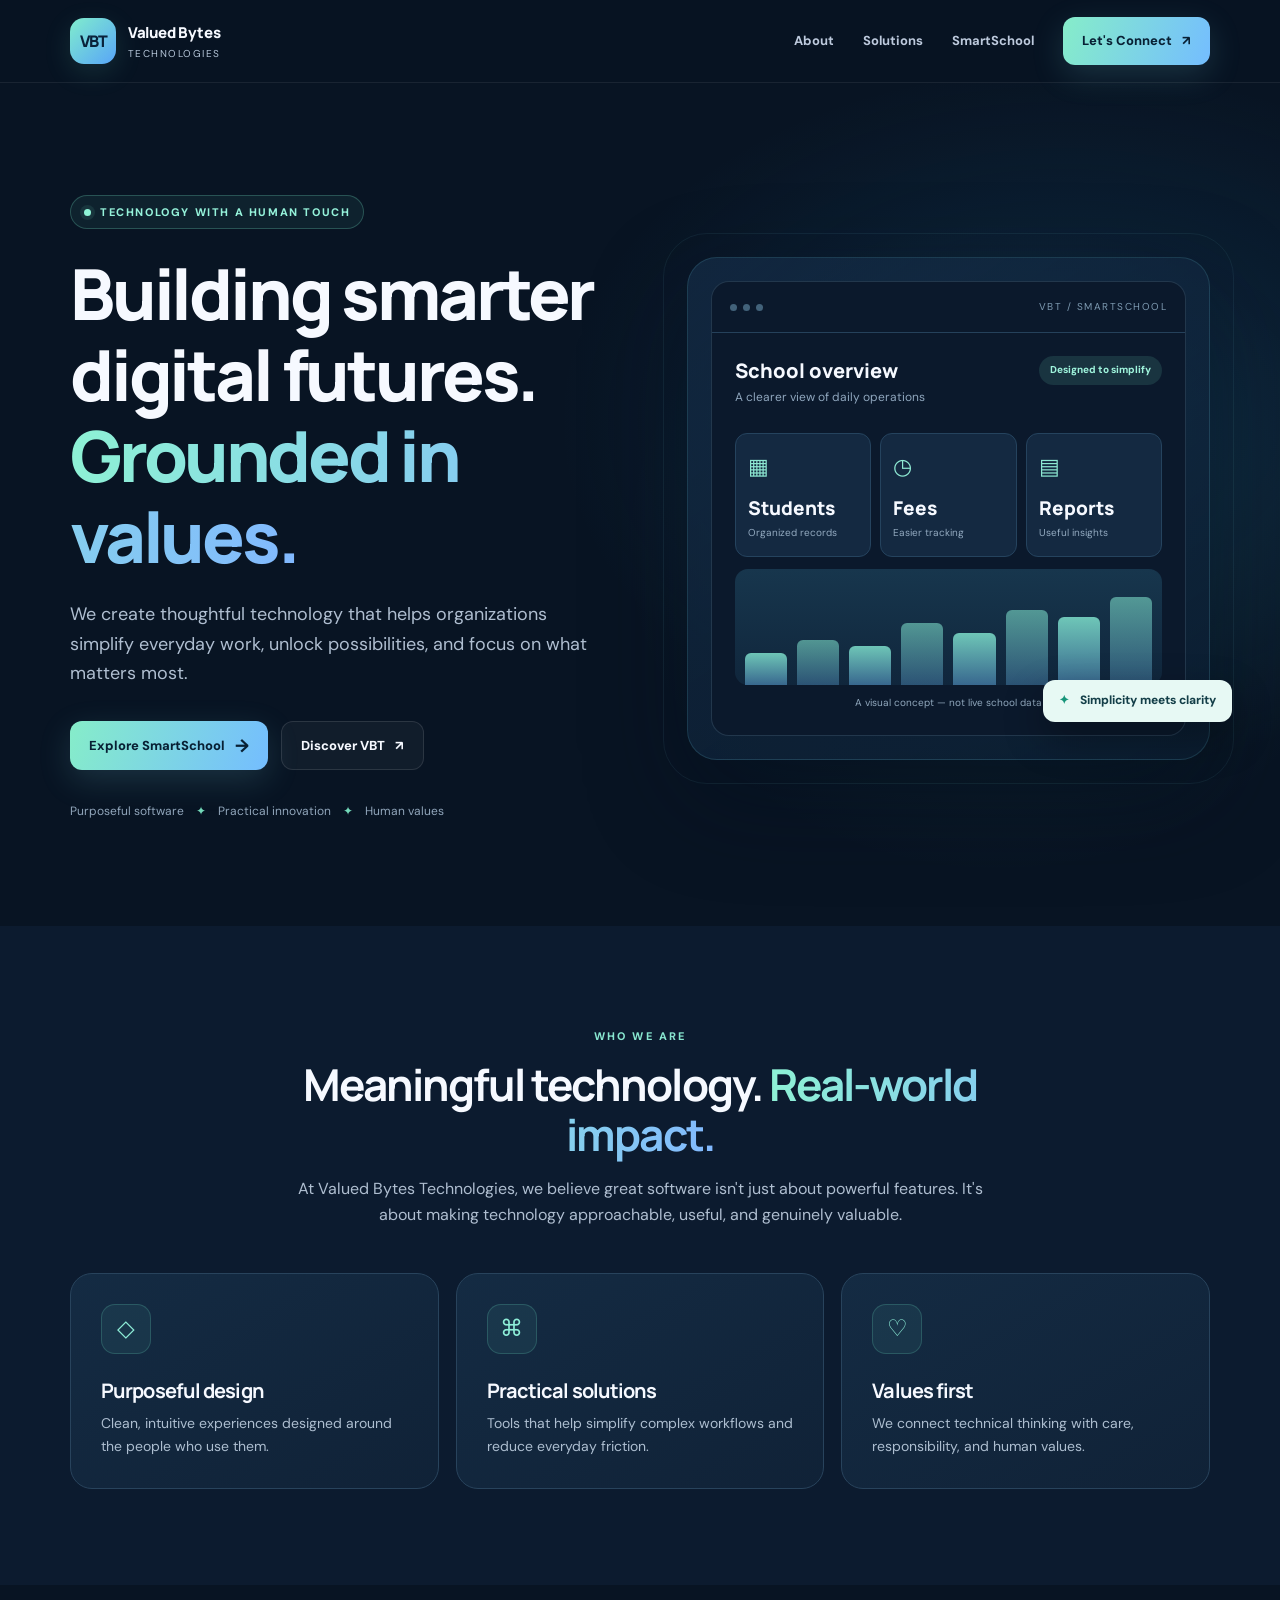
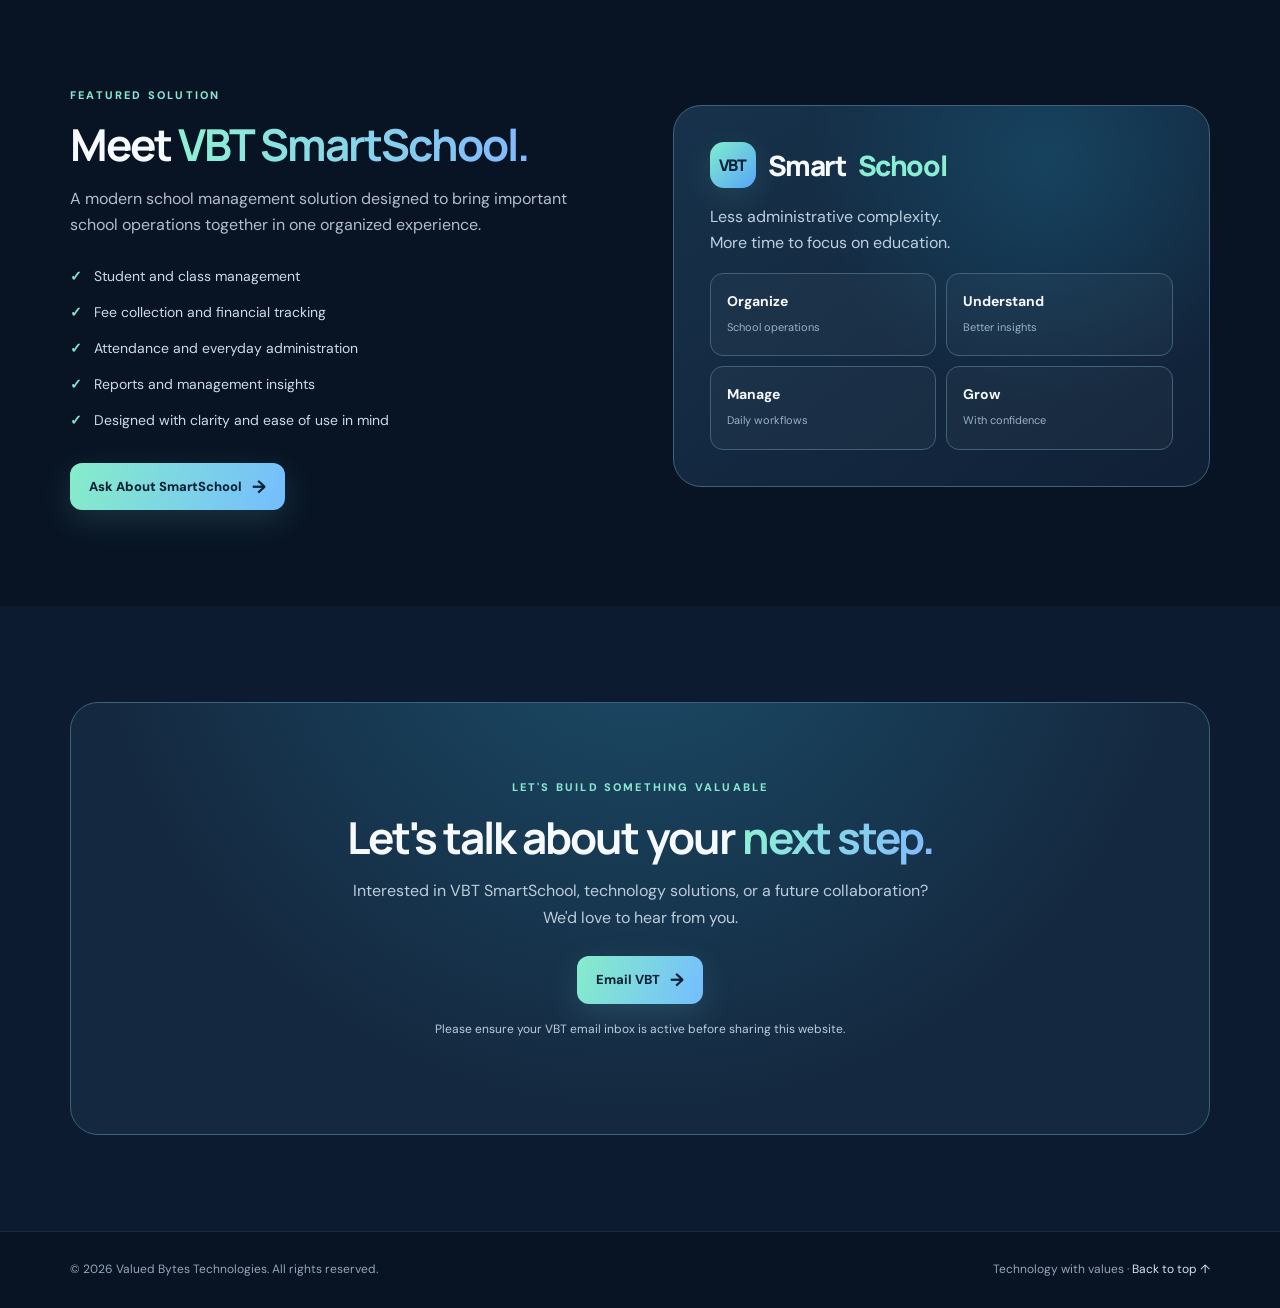
<file: index (1).html>
<!doctype html>
<html lang="en">
<head>
  <meta charset="utf-8" />
  <meta name="viewport" content="width=device-width, initial-scale=1" />
  <meta name="theme-color" content="#0a1526" />
  <meta name="description" content="Valued Bytes Technologies combines thoughtful technology and human values. Discover VBT SmartSchool, our modern school management solution." />
  <title>Valued Bytes Technologies | Technology with Values</title>
  <link rel="preconnect" href="https://fonts.googleapis.com" />
  <link rel="preconnect" href="https://fonts.gstatic.com" crossorigin />
  <link href="https://fonts.googleapis.com/css2?family=DM+Sans:wght@400;500;600;700&family=Manrope:wght@400;500;600;700;800&display=swap" rel="stylesheet" />
  <style>
    :root{color-scheme:dark;--bg:#081423;--panel:#10223a;--line:#28415a;--text:#f6f9ff;--muted:#afbed0;--mint:#72e2c4;--blue:#6caaff;--radius:22px}
    *{box-sizing:border-box}html{scroll-behavior:smooth}body{margin:0;background:var(--bg);color:var(--text);font:16px/1.65 'DM Sans',sans-serif;overflow-x:hidden}a{color:inherit;text-decoration:none}button,a{ -webkit-tap-highlight-color:transparent}a:focus-visible,button:focus-visible{outline:3px solid var(--mint);outline-offset:4px}::selection{background:#72e2c455}
    .container{width:min(1140px,calc(100% - 44px));margin:auto}.topbar{position:sticky;top:0;z-index:10;background:#081423ed;border-bottom:1px solid #ffffff12;backdrop-filter:blur(18px)}.nav{min-height:82px;display:flex;align-items:center;justify-content:space-between;gap:24px}.brand{display:flex;align-items:center;gap:12px;min-width:0}.brand-icon{width:46px;height:46px;border-radius:14px;background:linear-gradient(135deg,#80edcd,#58a5f8);display:grid;place-items:center;color:#09213a;font:800 16px Manrope;letter-spacing:-1px;box-shadow:0 8px 28px #72e2c422}.brand-copy{display:flex;flex-direction:column;line-height:1.2}.brand-copy strong{font:800 15px Manrope;letter-spacing:-.4px}.brand-copy small{font-size:10px;color:#b5c6d9;letter-spacing:1.45px;margin-top:5px}.menu{display:flex;align-items:center;gap:29px}.menu a:not(.button){color:#bdcadd;font-size:13px;font-weight:700;transition:color .2s}.menu a:hover{color:white}.button{display:inline-flex;justify-content:center;align-items:center;gap:10px;border:1px solid #ffffff1c;background:#ffffff0a;border-radius:12px;padding:13px 19px;font-size:13px;font-weight:800;transition:transform .2s,background .2s,box-shadow .2s;white-space:nowrap}.button:hover{transform:translateY(-2px);background:#ffffff14}.button.primary{color:#082034;border:0;background:linear-gradient(110deg,#86edc9,#74bdff);box-shadow:0 10px 32px #73cdd42c}.button.primary:hover{box-shadow:0 13px 40px #73cdd449}.arrow{font-size:18px;line-height:0}.hero{position:relative;isolation:isolate;padding:112px 0 104px;overflow:hidden}.hero:before{content:"";position:absolute;z-index:-1;inset:0;background:radial-gradient(ellipse 670px 470px at 83% 40%,#1c649444,transparent 75%),radial-gradient(ellipse 470px 410px at 78% 55%,#53c7a51a,transparent 80%)}.hero-grid{display:grid;grid-template-columns:1.04fr .96fr;gap:50px;align-items:center}.eyebrow{display:inline-flex;align-items:center;gap:9px;border:1px solid #75e1c441;background:#67d9bf12;color:#95f2da;border-radius:40px;padding:7px 13px;font-size:11px;text-transform:uppercase;letter-spacing:1.6px;font-weight:800}.eyebrow:before{content:"";width:7px;height:7px;background:#8ef5d7;border-radius:50%;box-shadow:0 0 0 4px #72e2c418}.hero h1,h2,h3{font-family:Manrope,sans-serif;line-height:1.15;letter-spacing:-.045em}.hero h1{font-size:clamp(43px,5.5vw,73px);margin:24px 0 23px;font-weight:800}.gradient-text{background:linear-gradient(100deg,#8ef2d4,#81b8ff);color:transparent;background-clip:text}.hero p{font-size:18px;color:var(--muted);max-width:520px;margin:0}.actions{display:flex;gap:13px;flex-wrap:wrap;margin-top:32px}.microline{font-size:12px!important;margin-top:32px!important;color:#91a6bb!important}.microline span{color:#74daba;margin:0 9px}.visual{position:relative;padding:23px;border:1px solid #376d805e;border-radius:30px;background:linear-gradient(145deg,#17304d99,#0b1e32dd);box-shadow:0 36px 100px #020d1c66}.visual:before{content:"";position:absolute;inset:-25px;border-radius:44px;border:1px solid #73cdd214;pointer-events:none}.window{border:1px solid #4c6d855c;background:#0b192c;border-radius:18px;overflow:hidden}.window-top{height:51px;display:flex;gap:6px;align-items:center;padding:0 18px;border-bottom:1px solid #25415b}.dot{height:7px;width:7px;border-radius:50%;background:#42627a}.window-top span{font-size:10px;color:#7e9bb2;margin-left:auto;letter-spacing:1.5px}.window-body{padding:23px}.window-intro{display:flex;justify-content:space-between;align-items:center;gap:10px}.window-intro strong{font:800 20px Manrope}.tag{border-radius:40px;background:#72e2c422;color:#9ff4dc;padding:6px 11px;font-size:10px;font-weight:800}.window-body>p{color:#8fa6bd;font-size:12px;margin:3px 0 25px}.metric-grid{display:grid;grid-template-columns:repeat(3,1fr);gap:9px}.metric{border:1px solid #25435e;border-radius:12px;background:#142941;padding:15px 12px}.metric .symbol{font-size:22px;color:#8de8d2}.metric strong{display:block;font:800 19px Manrope;margin-top:10px}.metric small{display:block;color:#93aac0;font-size:10px;margin-top:4px}.chart{display:flex;align-items:end;gap:10px;height:116px;padding:23px 10px 0;background:linear-gradient(180deg,#17364d,#10263c);border-radius:13px;margin-top:12px}.bar{width:100%;border-radius:6px 6px 0 0;background:linear-gradient(180deg,#85ecd4,#4278a3);opacity:.8}.bar:nth-child(2n){opacity:.55}.chart-label{color:#91a8bd;font-size:10px;text-align:center;margin-top:10px}.float-pill{position:absolute;right:-23px;bottom:37px;background:#e7f9f4;color:#143f48;box-shadow:0 16px 40px #0005;border-radius:12px;padding:11px 16px;font-weight:800;font-size:12px}.float-pill span{color:#169579;margin-right:8px}.section{padding:96px 0}.section.alt{background:#0c1b2f}.section-head{max-width:720px;margin:0 auto 44px;text-align:center}.kicker{color:#88e7d0;font-size:11px;text-transform:uppercase;letter-spacing:2.2px;font-weight:800}.section h2{font-size:clamp(30px,3.7vw,44px);margin:10px 0 16px}.section-head p,.section-lead{color:var(--muted);margin:0;font-size:16px}.cards{display:grid;grid-template-columns:repeat(3,1fr);gap:17px}.card{border:1px solid #28435c;background:linear-gradient(150deg,#142b43,#102237);border-radius:var(--radius);padding:30px;transition:transform .25s,border-color .25s}.card:hover{transform:translateY(-5px);border-color:#74dcc36b}.feature-icon{width:50px;height:50px;display:grid;place-items:center;background:#72e2c413;color:#8eeed8;border:1px solid #72e2c432;border-radius:14px;font-size:23px}.card h3{font-size:20px;margin:25px 0 10px}.card p{color:#adbed0;font-size:14px;margin:0}.product{display:grid;grid-template-columns:1fr 1fr;gap:65px;align-items:center}.product h2{margin-top:12px}.product .section-lead{max-width:500px}.checks{list-style:none;padding:0;margin:26px 0 31px;display:grid;gap:13px}.checks li{color:#ccdaea;font-size:14px}.checks li:before{content:'✓';color:#86e9ce;font-weight:800;margin-right:12px}.product-panel{min-height:340px;border-radius:28px;border:1px solid #3c6379;background:radial-gradient(circle at 70% 15%,#1b719658,transparent 48%),linear-gradient(145deg,#17324b,#102036);padding:36px;display:flex;flex-direction:column;justify-content:space-between}.product-logo{display:inline-flex;gap:12px;align-items:center;font:800 28px Manrope;letter-spacing:-1.4px}.product-logo i{font-style:normal;color:#89eed3}.product-panel>p{font-size:16px;max-width:260px;color:#bed0e0}.product-stats{display:grid;grid-template-columns:repeat(2,1fr);gap:10px}.product-stats div{border-radius:13px;border:1px solid #41607a;padding:16px;background:#ffffff08}.product-stats b{display:block;font-size:14px}.product-stats span{color:#9ab1c7;font-size:11px}.contact-box{text-align:center;position:relative;overflow:hidden;border:1px solid #3b6379;background:radial-gradient(ellipse at 50% -30%,#257d9f70,transparent 70%),#14283f;border-radius:28px;padding:70px 28px}.contact-box h2{max-width:700px;margin:12px auto 16px}.contact-box p{color:#bdccdb;max-width:600px;margin:0 auto 25px}.footer{border-top:1px solid #ffffff18;padding:28px 0;color:#91a6ba;font-size:12px}.footer .container{display:flex;justify-content:space-between;gap:18px;align-items:center}.footer a{color:#cfe1ef}.footer a:hover{color:white}
    @media(max-width:900px){.hero-grid,.product{grid-template-columns:1fr}.hero{padding:75px 0}.visual{max-width:550px;margin:10px auto 0;width:calc(100% - 30px)}.cards{grid-template-columns:repeat(2,1fr)}.product{gap:34px}.menu{gap:16px}.menu a:not(.button){display:none}}
    @media(max-width:620px){.container{width:min(100% - 32px,1140px)}.nav{min-height:71px}.brand-icon{height:40px;width:40px}.brand-copy strong{font-size:12px}.brand-copy small{font-size:8px}.nav .button{padding:10px 12px;font-size:11px}.hero{padding:64px 0 72px}.hero h1{font-size:44px}.hero p{font-size:16px}.visual{padding:12px;margin:8px auto 0;width:calc(100% - 16px)}.window-body{padding:15px}.metric{padding:12px 8px}.metric strong{font-size:15px}.float-pill{right:-10px;bottom:24px;font-size:10px}.section{padding:72px 0}.cards{grid-template-columns:1fr}.section-head{margin-bottom:30px}.card{padding:25px}.product-panel{padding:25px;min-height:305px}.footer .container{flex-direction:column;text-align:center}.contact-box{padding:58px 20px}}
    @media(prefers-reduced-motion:reduce){html{scroll-behavior:auto}*,*:before,*:after{transition:none!important}}
  </style>
</head>
<body>
  <header class="topbar"><nav class="container nav" aria-label="Main navigation"><a class="brand" href="#home" aria-label="Valued Bytes Technologies home"><span class="brand-icon">VBT</span><span class="brand-copy"><strong>Valued Bytes</strong><small>TECHNOLOGIES</small></span></a><div class="menu"><a href="#about">About</a><a href="#solutions">Solutions</a><a href="#smartschool">SmartSchool</a><a class="button primary" href="#contact">Let's Connect <span aria-hidden="true">↗</span></a></div></nav></header>
  <main>
    <section class="hero" id="home"><div class="container hero-grid"><div><span class="eyebrow">Technology with a human touch</span><h1>Building smarter digital futures. <span class="gradient-text">Grounded in values.</span></h1><p>We create thoughtful technology that helps organizations simplify everyday work, unlock possibilities, and focus on what matters most.</p><div class="actions"><a class="button primary" href="#smartschool">Explore SmartSchool <span class="arrow" aria-hidden="true">→</span></a><a class="button" href="#about">Discover VBT <span aria-hidden="true">↗</span></a></div><p class="microline">Purposeful software <span>✦</span> Practical innovation <span>✦</span> Human values</p></div><div class="visual" aria-label="Illustration of a school management dashboard"><div class="window"><div class="window-top"><i class="dot"></i><i class="dot"></i><i class="dot"></i><span>VBT / SMARTSCHOOL</span></div><div class="window-body"><div class="window-intro"><strong>School overview</strong><span class="tag">Designed to simplify</span></div><p>A clearer view of daily operations</p><div class="metric-grid"><div class="metric"><span class="symbol">▦</span><strong>Students</strong><small>Organized records</small></div><div class="metric"><span class="symbol">◷</span><strong>Fees</strong><small>Easier tracking</small></div><div class="metric"><span class="symbol">▤</span><strong>Reports</strong><small>Useful insights</small></div></div><div class="chart" aria-hidden="true"><div class="bar" style="height:35%"></div><div class="bar" style="height:49%"></div><div class="bar" style="height:42%"></div><div class="bar" style="height:67%"></div><div class="bar" style="height:56%"></div><div class="bar" style="height:81%"></div><div class="bar" style="height:74%"></div><div class="bar" style="height:95%"></div></div><div class="chart-label">A visual concept — not live school data</div></div></div><div class="float-pill"><span>✦</span> Simplicity meets clarity</div></div></div></section>
    <section class="section alt" id="about"><div class="container"><div class="section-head"><span class="kicker">Who we are</span><h2>Meaningful technology. <span class="gradient-text">Real-world impact.</span></h2><p>At Valued Bytes Technologies, we believe great software isn't just about powerful features. It's about making technology approachable, useful, and genuinely valuable.</p></div><div class="cards"><article class="card"><div class="feature-icon" aria-hidden="true">◇</div><h3>Purposeful design</h3><p>Clean, intuitive experiences designed around the people who use them.</p></article><article class="card"><div class="feature-icon" aria-hidden="true">⌘</div><h3>Practical solutions</h3><p>Tools that help simplify complex workflows and reduce everyday friction.</p></article><article class="card"><div class="feature-icon" aria-hidden="true">♡</div><h3>Values first</h3><p>We connect technical thinking with care, responsibility, and human values.</p></article></div></div></section>
    <section class="section" id="solutions"><div class="container product" id="smartschool"><div><span class="kicker">Featured solution</span><h2>Meet <span class="gradient-text">VBT SmartSchool.</span></h2><p class="section-lead">A modern school management solution designed to bring important school operations together in one organized experience.</p><ul class="checks"><li>Student and class management</li><li>Fee collection and financial tracking</li><li>Attendance and everyday administration</li><li>Reports and management insights</li><li>Designed with clarity and ease of use in mind</li></ul><a class="button primary" href="#contact">Ask About SmartSchool <span class="arrow" aria-hidden="true">→</span></a></div><div class="product-panel"><div class="product-logo"><span class="brand-icon">VBT</span> Smart<i>School</i></div><p>Less administrative complexity. More time to focus on education.</p><div class="product-stats"><div><b>Organize</b><span>School operations</span></div><div><b>Understand</b><span>Better insights</span></div><div><b>Manage</b><span>Daily workflows</span></div><div><b>Grow</b><span>With confidence</span></div></div></div></div></section>
    <section class="section alt" id="contact"><div class="container"><div class="contact-box"><span class="kicker">Let's build something valuable</span><h2>Let's talk about your <span class="gradient-text">next step.</span></h2><p>Interested in VBT SmartSchool, technology solutions, or a future collaboration? We'd love to hear from you.</p><a class="button primary" id="emailLink" href="mailto:info@valuedbytes.com?subject=Enquiry%20for%20Valued%20Bytes%20Technologies">Email VBT <span class="arrow" aria-hidden="true">→</span></a><p style="font-size:12px;margin-top:16px">Please ensure your VBT email inbox is active before sharing this website.</p></div></div></section>
  </main>
  <footer class="footer"><div class="container"><span>© <span id="year">2026</span> Valued Bytes Technologies. All rights reserved.</span><span>Technology with values · <a href="#home">Back to top ↑</a></span></div></footer>
  <script>document.getElementById('year').textContent=new Date().getFullYear();</script>
</body>
</html>
</file>
<file: studio/site.css>
@font-face {
  font-family: Inter;
  src: url(fonts/inter-latin.woff2) format("woff2");
  font-weight: 100 900;
  font-display: swap;
}
@font-face {
  font-family: "Instrument Serif";
  src: url(fonts/instrument-italic.woff2) format("woff2");
  font-weight: 400;
  font-style: italic;
  font-display: swap;
}
@font-face {
  font-family: "VBT Urdu";
  src: url(fonts/nastaliq-urdu.woff2) format("woff2");
  font-weight: 400;
  font-display: swap;
}
:root {
  color-scheme: light;
  --ink: #0d2349;
  --muted: #425775;
  --blue: #0b54ce;
  --focus: #0077a3;
  --line: #b8cde0;
  --sans: Inter, "Segoe UI", Arial, sans-serif;
  --display: "Instrument Serif", Georgia, serif;
  --urdu: "VBT Urdu", "Noto Nastaliq Urdu", "Noto Naskh Arabic", serif;
}
* { box-sizing: border-box; }
html { scroll-behavior: smooth; scroll-padding-block-start: 92px; }
body {
  margin: 0;
  color: var(--ink);
  font: 400 16px/1.55 var(--sans);
  background: linear-gradient(148deg,#eef8ff 2%,#fafaff 35%,#e5f1fd 59%,#f1fdff 82%,#f7f9ff);
  -webkit-font-smoothing: antialiased;
}
body.has-dialog { overflow: hidden; }
h1, h2, h3, p { margin: 0; }
a { color: inherit; text-decoration: none; }
button, input, textarea, select { font: inherit; color: inherit; }
button { cursor: pointer; padding: 0; background: none; border: 0; }
button, a { -webkit-tap-highlight-color: transparent; }
:where(button, a, select, textarea):focus-visible { outline: 3px solid var(--focus); outline-offset: 4px; }
::selection { background: #b2e1ff; color: #081d46; }
[hidden] { display: none !important; }
.skip, .sr-only {
  position: absolute; width: 1px; height: 1px; clip-path: inset(50%); overflow: hidden; white-space: nowrap;
}
.skip:focus {
  position: fixed; z-index: 20; inset-block-start: 10px; inset-inline-start: 12px;
  width: auto; height: auto; clip-path: none; background: white; padding: 9px 17px; border-radius: 8px;
}
.wrap { width: min(1272px, calc(100% - clamp(40px,9.4vw,146px))); margin-inline: auto; }
.icon { flex: none; display: block; width: 20px; height: 20px; fill: none; stroke: currentColor; stroke-linecap: round; stroke-linejoin: round; stroke-width: 1.7; }
.mast {
  position: sticky; inset-block-start: 0; z-index: 10; border-bottom: 1px solid #bdd1e087;
  background: linear-gradient(105deg,#f9fcffeF,#f0f9ffed 65%,#eef7ffed);
  backdrop-filter: blur(18px);
}
.mast-inner { min-height: 76px; display: grid; grid-template-columns: 1fr auto 1fr; align-items: center; gap: 20px; }
.brand { display: inline-flex; direction: ltr; align-items: center; gap: 10px; justify-self: start; width: max-content; mix-blend-mode: multiply; }
.brand img, .footer-logo img { display: block; height: auto; }
.brand-symbol { width: 69px; }
.brand-wordmark { width: 121px; }
.brand-divider { height: 26px; width: 1px; background: #8daecc; }
.main-nav { display: flex; align-items: center; gap: clamp(20px,2.3vw,37px); }
.main-nav a { position: relative; font-size: 13.5px; font-weight: 540; color: #293e5d; padding-block: 9px; }
.main-nav a::after { content:""; position:absolute; inset-inline:0; inset-block-end:4px; height:2px; border-radius: 1px; background: var(--blue); transform: scaleX(0); transition: transform .2s; }
.main-nav a:hover::after, .main-nav a:focus-visible::after { transform: scaleX(1); }
.head-actions { display: flex; align-items: center; gap: 19px; justify-self: end; }
.btn, .inline-link {
  display: inline-flex; align-items: center; justify-content: center; gap: 10px;
  font-size: 14px; font-weight: 600; line-height: 1.4; text-align: center;
}
.btn {
  border-radius: 11px; min-height: 49px; padding: 11px 20px; border: 1px solid transparent;
  transition: transform .2s, box-shadow .2s, background .2s;
}
.btn .icon { width: 18px; height: 18px; }
.btn-head, .btn-primary {
  color: #fff; background: linear-gradient(115deg,#0d468f 0%,#095acb 58%,#126ddd);
  border-color: #0f58b5; box-shadow: 0 6px 17px #0a539125, inset 0 1px 0 #ffffff32;
}
.btn-head { min-height: 39px; padding: 8px 16px; border-radius: 100px; font-size: 13px; }
.btn-head .icon { width: 14px; height: 14px; }
.btn-quiet { color: #213857; background: #ffffff65; border-color: #b4c6df; }
.btn:hover { transform: translateY(-2px); }
.btn-primary:hover, .btn-head:hover { box-shadow: 0 9px 21px #0956b334; }
.btn-quiet:hover { background: #fff; border-color: #809ab7; }
.menu-button { display: none; width: 39px; height: 39px; align-items: center; justify-content: center; border: 1px solid var(--line); border-radius: 9px; }

.hero {
  isolation: isolate; position: relative; overflow: clip;
  background: radial-gradient(ellipse at 78% 45%,#c6eaff 0%,transparent 55%), linear-gradient(116deg,#f6fbff 0%,#e8f3ff 42%,#d1e7ff 74%,#b7eafa 100%);
}
.aurora { position: absolute; inset: -8%; pointer-events: none; z-index: -2;
  background: radial-gradient(ellipse at 53% 105%,#a3bbff98,transparent 38%),radial-gradient(ellipse at 96% 48%,#73e8f486,transparent 29%),radial-gradient(ellipse at 62% -8%,#dcd6ffaf,transparent 37%);
  animation: aurora-shift 15s ease-in-out infinite alternate;
}
.hero::before { content: ""; position: absolute; z-index: -1; inset: 0; pointer-events:none;
  background-image: radial-gradient(#2b6bba34 .8px,transparent .9px); background-size: 20px 20px;
  mask-image: linear-gradient(103deg,transparent 45%,#000 100%); opacity: .58;
}
.hero::after { content:""; position:absolute; inset-inline-start:-13%; bottom:-68%; width:82%; height:93%; z-index:-1; pointer-events:none;
  border-radius:50%; transform:rotate(-11deg); border:1px solid #90b6ed5e;
  box-shadow: 0 -13px 0 -12px #b8cffa65,0 -25px 0 -24px #a1c0ef60,0 -38px 0 -37px #a1c0ef45,0 -51px 0 -50px #a1c0ef32;
}
@keyframes aurora-shift { to { transform: translate(2%, -1.6%) scale(1.045); } }
body[data-motion="paused"] .aurora, body[data-motion="paused"] .typing-caret { animation-play-state: paused; }
.hero-layout { direction: ltr; display: grid; grid-template-columns: minmax(0,1fr) minmax(0,1.08fr); align-items: center; gap: clamp(15px,2.8vw,48px); padding-block: clamp(35px,3vw,56px) clamp(33px,3.1vw,53px); }
.hero-copy { position:relative; z-index:2; min-width: 0; }
.location { display: inline-flex; align-items: center; gap: 7px; letter-spacing: .085em; text-transform: uppercase; font-size: 10px; font-weight: 710; color: #134e90; border-radius: 100px; border: 1px solid #9dbde180; background: #f8fcff85; padding: 6px 12px; }
.location .icon { width: 14px; height: 14px; color: #0e66a9; }
.hero h1 { margin: 18px 0 16px; font-size: clamp(49px,5.65vw,83px); font-weight: 620; line-height: 1.015; letter-spacing: -.073em; }
.hero-static { display:block; white-space:nowrap; }
.type-line { display: flex; align-items: baseline; min-height: 1.17em; white-space: nowrap; line-height: 1.035; }
#type-prefix { white-space: pre; }
.type-line em, .section h2 em, .contact-copy h2 em { font: italic 400 1.17em/.98 var(--display); color: #135cba; letter-spacing: -.045em; }
.type-line em { padding-inline-end:.028em; background: linear-gradient(105deg,#164395,#075ed1 58%,#027b9b); background-clip: text; color: transparent; }
.type-line[data-long="true"] { font-size:.84em; min-height:1.393em; }
.typing-caret { width: 2px; height:.62em; margin-inline-start:5px; background:#1674bb; align-self:center; animation: blink 1.1s step-end infinite; }
.typing-caret.still { animation:none; opacity:.65; }
@keyframes blink { 50% { opacity:0; } }
.hero-lead { max-width: 535px; color: #3b506d; font-size: clamp(15.5px,1.27vw,18px); line-height:1.65; letter-spacing:-.012em; }
.hero-bilingual { color: #204b78; font:400 clamp(15px,1.25vw,18px)/2.1 var(--urdu); text-align:left; margin-block:6px 0; }
.hero-actions { display:flex; flex-wrap:wrap; align-items:center; gap:12px; margin-top:23px; }
.scene-card { position: relative; min-width: 0; }
.scene-picture { aspect-ratio:1.62; position:relative; width:104%; margin-left:-2%; mix-blend-mode:multiply; }
.scene-image {
  display:block; position:absolute; inset:0; width:auto; height:100%; max-width:100%; margin:auto; object-fit:contain;
  opacity:0; transition:opacity .55s; pointer-events:none;
  mask-image:linear-gradient(90deg,transparent,black 10%,black 90%,transparent),linear-gradient(0deg,transparent,black 10%,black 90%,transparent);
  mask-composite:intersect;
}
.scene-image.active { opacity:1; }
.scene-caption { width:min(88%,465px); margin:-5px auto 0; position:relative; z-index:1; display:flex; align-items:center; justify-content:space-between; gap:10px; padding:10px 13px;
  border-radius:14px; border:1px solid #ffffffb5; background:linear-gradient(105deg,#f7fbffdc,#e8f5ffb0); box-shadow:0 7px 22px #18446d12,0 0 0 1px #b7cbe15c; }
.caption-name { display:flex; align-items:center; gap:10px; min-width:0; }
.caption-icon { width:35px; height:35px; flex:none; display:grid; place-items:center; border:1px solid #bbd3ef; border-radius:9px; background:#e4f0ff; color:#205999; }
.caption-name h2 { font-size:15px; line-height:1.2; letter-spacing:-.028em; font-weight:680; }
.scene-group { display:block; color:#506682; font-size:10px; line-height:1.4; margin-top:2px; }
.scene-controls { display:flex; direction:ltr; align-items:center; gap:4px; flex:none; }
.scene-count { display:inline-flex; align-items:center; gap:4px; color:#63758b; font:520 10px/1 var(--sans); font-variant-numeric:tabular-nums; padding-right:3px; }
.scene-count b { color:#224871; font-weight:720; }
.circle-button { display:inline-grid; place-items:center; flex:none; width:29px; height:29px; border-radius:50%; color:#334c6e; background:#ffffff66; border:1px solid #a7bed588; transition:background .2s,border-color .2s; }
.circle-button .icon { width:14px; height:14px; }
.circle-button:hover { border-color:#749fc8; background:#fff; }
.pause { width:25px; height:25px; border-color:transparent; background:transparent; }
.pause .icon { width:12px; height:12px; }
.sector-rail { color:#d9edff; background:linear-gradient(105deg,#0c2247,#102e59 58%,#0b415e); border-block:1px solid #153859; }
.rail-inner { display:flex; align-items:center; gap:26px; min-height:68px; }
.rail-label { font-size:10px; text-transform:uppercase; color:#b7d2e7; letter-spacing:.12em; font-weight:650; white-space:nowrap; padding-inline-end:20px; border-inline-end:1px solid #95c8ef40; }
.hero-sectors { display:flex; justify-content:space-between; align-items:center; flex:1; gap:7px; }
.hero-sectors button, .industry-tabs button { display:inline-flex; align-items:center; justify-content:center; gap:9px; font-size:13px; font-weight:510; line-height:1.4; }
.hero-sectors button { color:#cee2f5; border:1px solid transparent; border-radius:100px; min-height:35px; padding:6px 12px; white-space:nowrap; transition:color .2s,background .2s,border-color .2s; }
.hero-sectors .icon { width:17px; height:17px; color:#9ec9e9; }
.hero-sectors button[aria-pressed="true"], .hero-sectors button:hover { color:#fff; background:#3b74964d; border-color:#6aaacb78; }
.hero-sectors button[aria-pressed="true"] .icon { color:#90e7ff; }

.section { padding-block:clamp(51px,5.1vw,82px); }
.eyebrow, .brief-group { color:#235f94; text-transform:uppercase; font-weight:700; font-size:10px; letter-spacing:.17em; line-height:1.5; }
.eyebrow { display:flex; align-items:center; gap:8px; }
.eyebrow i, .little-rule { width:23px; height:2px; border-radius:5px; display:inline-block; flex:none; background:linear-gradient(90deg,#1652cb,#08adcc); }
.section-heading { display:flex; justify-content:space-between; align-items:flex-end; gap:30px; margin-block:11px 29px; }
.section h2, .contact-copy h2 { font-size:clamp(33px,3.45vw,53px); line-height:1.08; font-weight:580; letter-spacing:-.056em; }
.section-heading>p, .process-intro>p, .contact-copy>p { color:var(--muted); font-size:14.5px; line-height:1.7; letter-spacing:-.008em; max-width:360px; }
.services { background:radial-gradient(ellipse at 95% 62%,#e1e8ffb0,transparent 53%),linear-gradient(110deg,#f6fbff,#eff7ff 70%,#f1f3ff); }
.service-grid { display:grid; grid-template-columns:repeat(5,minmax(0,1fr)); gap:14px; }
.service-card, .product-card { min-width:0; overflow:hidden; display:flex; flex-direction:column; text-align:start; border-radius:16px; border:1px solid #bbd0e1ab; background:#ffffffd9; box-shadow:0 6px 17px #294b7810; transition:transform .25s,box-shadow .25s,border-color .25s; }
.service-card:hover, .product-card:hover { transform:translateY(-5px); border-color:#87aed4; box-shadow:0 13px 26px #26497622; }
.service-art, .product-art { display:block; width:100%; overflow:hidden; }
.service-art { aspect-ratio:1.86; background:#e0f0fe; }
.service-art img, .product-art img { display:block; width:100%; height:100%; object-fit:cover; transition:transform .35s; }
.service-card:hover img, .product-card:hover img { transform:scale(1.035); }
.service-content { padding:16px 14px 18px; width:100%; }
.service-title { display:flex; justify-content:space-between; align-items:baseline; gap:5px; }
.service-title strong, .p-body>strong { font-size:clamp(16px,1.38vw,21px); letter-spacing:-.045em; line-height:1.26; font-weight:650; }
.card-arrow { display:inline-flex; flex:none; color:#436995; }
.card-arrow .icon { width:14px; height:14px; }
.service-desc, .card-copy { display:block; font-size:12.8px; line-height:1.6; color:var(--muted); margin-top:6px; }
.industry-section { color:#eaf6ff; background:radial-gradient(ellipse at 100% 100%,#105176a8,transparent 59%),radial-gradient(ellipse at 5% 8%,#244f8780,transparent 47%),linear-gradient(118deg,#0c2246,#102448 58%,#113452); }
.industry-section .eyebrow, .contact-section .eyebrow { color:#a2dcf9; }
.industry-section .eyebrow i, .contact-section .eyebrow i { background:linear-gradient(90deg,#6e9bff,#69e6f0); }
.industry-section h2 em, .contact-copy h2 em { color:#9bdfff; }
.industry-section .section-heading>p { color:#cbdae9; }
.industry-board { display:grid; grid-template-columns:minmax(145px,.7fr) minmax(0,3fr); gap:15px; }
.industry-tabs { display:grid; align-content:start; gap:6px; }
.industry-tabs button { min-height:38px; padding:9px 12px; justify-content:flex-start; border:1px solid #accce530; border-radius:8px; color:#c6d9f0; background:#ffffff05; }
.industry-tabs button .icon { height:17px; width:17px; }
.industry-tabs button[aria-pressed="true"], .industry-tabs button:hover { color:#fff; background:#7fc0fa26; border-color:#8cd4ff8c; }
.industry-detail { display:grid; grid-template-columns:minmax(0,.94fr) minmax(0,1.06fr); border:1px solid #9bbbd52e; border-radius:16px; background:linear-gradient(125deg,#1f2b48,#1a3355 70%,#174362); overflow:hidden; }
.industry-figure { overflow:hidden; min-height:245px; background:#201929; }
.industry-figure img { width:100%; height:100%; display:block; object-fit:cover; object-position:center; }
.industry-brief { align-self:center; padding:clamp(17px,2.1vw,34px); }
.brief-group { color:#9bdaf6; font-size:9px; }
.industry-brief h3 { font-size:clamp(22px,2.05vw,31px); line-height:1.16; letter-spacing:-.04em; margin:7px 0 8px; font-weight:570; }
.industry-brief p { font-size:13.5px; line-height:1.6; color:#d3e1f0; }
.tags { list-style:none; display:flex; flex-wrap:wrap; gap:5px; padding:0; margin:13px 0; }
.tags li { font-size:10.5px; line-height:1.55; padding:3px 8px; border-radius:30px; border:1px solid #7dacce65; background:#75b9e414; color:#deeffd; }
.inline-link { font-size:13px; color:#a6e5ff; text-underline-offset:4px; }
.inline-link:hover, .back-top:hover { text-decoration:underline; }
.inline-link .icon, .back-top .icon { width:14px; height:14px; }
.products { background:radial-gradient(ellipse at 0 90%,#cdeef6a8,transparent 50%),linear-gradient(115deg,#f6fcff,#f1f2ff); }
.product-grid { display:grid; grid-template-columns:repeat(4,minmax(0,1fr)); gap:17px; }
.product-art { aspect-ratio:2; background:#142439; }
.p-body { width:100%; flex:1; display:flex; flex-direction:column; padding:18px 17px 16px; }
.p-category { display:flex; align-items:center; gap:6px; font-weight:680; font-size:8.6px; line-height:1.55; letter-spacing:.105em; }
.p-category i { width:5px; height:5px; background:currentColor; border-radius:50%; }
.green-ink { color:#197056; }.blue-ink { color:#235bad; }.gold-ink { color:#90600e; }.pink-ink { color:#934578; }
.p-body>strong { align-self:start; display:block; font-size:clamp(18px,1.5vw,22px); margin-top:7px; }
.card-link { color:#145c9f; font-size:12px; font-weight:620; display:flex; align-items:center; gap:6px; padding-top:15px; margin-top:auto; }
.card-link .icon { width:12px; height:12px; }
.process-section { background:linear-gradient(116deg,#eaf2ff,#eff8ff 54%,#e0f8f7); border-top:1px solid #c3d9e78f; }
.process-wrap { display:grid; grid-template-columns:1fr 1fr; align-items:start; gap:clamp(40px,9vw,146px); }
.process-intro h2 { margin:14px 0 15px; }
.process-intro>p { max-width:460px; }
.steps { display:grid; gap:14px; }
.step { display:flex; gap:14px; padding-bottom:13px; border-bottom:1px solid #bdd0df; }
.step:last-child { border:0; padding-bottom:0; }
.step>.icon { color:#0f609a; margin-top:2px; }
.step h3 { font-size:16px; line-height:1.5; font-weight:620; letter-spacing:-.025em; }
.step p { font-size:13.5px; line-height:1.6; color:var(--muted); margin-top:1px; }
.contact-section { overflow:clip; position:relative; isolation:isolate; padding-block:clamp(48px,5.7vw,85px); color:white; background:radial-gradient(ellipse at 12% 110%,#095c92,transparent 60%),radial-gradient(ellipse at 97% 18%,#2b8ba8b3,transparent 58%),linear-gradient(115deg,#0c2148,#093f84 65%,#125589); }
.contact-section::before { content:""; pointer-events:none; position:absolute; inset:-30%; z-index:-1; opacity:.35; background:repeating-radial-gradient(ellipse at 89% 104%,transparent 0 22px,#82dfef59 23px,transparent 24px); mask-image:linear-gradient(110deg,transparent 35%,#000); }
.contact-panel { display:grid; grid-template-columns:1fr 1fr; align-items:center; gap:clamp(44px,8.5vw,135px); }
.contact-copy h2 { margin:15px 0; font-size:clamp(36px,3.9vw,60px); }
.contact-copy h2 em { display:block; }
.contact-copy>p { color:#d7e8f7; max-width:475px; }
.contact-details { display:grid; gap:10px; margin-top:24px; }
.contact-details>div { display:flex; align-items:center; gap:9px; }
.contact-details .icon { color:#93dbf5; width:17px; height:17px; }
.contact-details a { font:500 14px/1.5 var(--sans); color:#d4e9fa; }
.contact-details a.number { font-size:20px; font-weight:610; color:#fff; }
.contact-details a:hover { text-decoration:underline; }
.quote-card { padding:clamp(20px,2.45vw,35px); background:linear-gradient(130deg,#fbfdff,#eaf6ff); border:1px solid #ffffffd4; border-radius:18px; color:var(--ink); box-shadow:0 15px 36px #092a4a35; }
.quote-card h3 { font-size:24px; letter-spacing:-.04em; font-weight:620; margin-bottom:13px; }
.quote-fields { display:grid; grid-template-columns:repeat(2,minmax(0,1fr)); gap:11px; }
.quote-card label { display:grid; gap:5px; font-size:12px; font-weight:610; }
.quote-card select, .quote-card textarea { width:100%; min-width:0; max-width:100%; font-size:13px; color:#263f5e; padding:9px 10px; line-height:1.5; border:1px solid #b6ccde; border-radius:7px; background:#fff; }
.quote-card select { min-height:40px; }
.quote-card textarea { resize:vertical; min-height:60px; max-height:180px; }
.note-label { margin-top:11px; }
.quote-button { width:100%; margin-top:13px; min-height:43px; font-size:13px; }
.quote-button .icon:last-child { width:13px; height:13px; margin-inline-start:auto; }
.quote-card small { display:block; margin-top:7px; color:#566980; font-size:11px; }
.footer-row { min-height:118px; display:flex; align-items:center; justify-content:space-between; gap:20px; padding-block:14px; }
footer { background:linear-gradient(90deg,#eff6fc,#f8fbff); }
.footer-logo { flex:none; mix-blend-mode:multiply; }
.footer-logo img { width:119px; }
.copyright { font:450 11px/1.55 var(--sans); color:#546982; }
.back-top { color:#224e7e; font-size:12px; font-weight:610; display:inline-flex; align-items:center; gap:6px; }

dialog { width:min(515px,calc(100% - 28px)); max-height:calc(100dvh - 30px); color:var(--ink); background:linear-gradient(135deg,#fff,#edf5ff); border:1px solid #a2bfd9; border-radius:17px; padding:0; box-shadow:0 23px 88px #081e4080; overscroll-behavior:contain; }
dialog::backdrop { background:#14244595; backdrop-filter:blur(5px); }
.dialog-shell { position:relative; overflow:hidden; border-radius:inherit; }
.dialog-close { position:absolute; inset-inline-end:12px; top:12px; z-index:1; width:37px; height:37px; background:#f8fbfff3; }
.dialog-art { height:157px; background:#e4f2ff; }
.dialog-art img { display:block; width:100%; height:100%; object-fit:cover; }
.dialog-art[data-kind="service"] { height:168px; }
.dialog-art[data-kind="service"] img { object-fit:contain; mix-blend-mode:multiply; }
.dialog-content { padding:24px 26px 27px; }
.dialog-content h2 { font-size:30px; line-height:1.22; letter-spacing:-.047em; font-weight:620; margin:8px 0; }
.dialog-content>p { font-size:14.5px; line-height:1.65; color:var(--muted); }
.dialog-content .tags li { color:#265781; border-color:#b4cde1; background:#e8f3fd; }
#dialog-extra p { font-size:12px; line-height:1.65; color:#4e637c; margin-top:10px; }
.dialog-resources, .dialog-actions { display:flex; flex-wrap:wrap; gap:9px 14px; margin-top:14px; }
.dialog-resources a { font-size:12px; text-decoration:underline; text-underline-offset:3px; color:var(--blue); }
.dialog-actions .btn { font-size:12px; min-height:42px; padding:9px 13px; }
.dialog-actions .icon { width:15px; height:15px; }

html[lang="ur"] body { font-family:var(--urdu); line-height:2; }
html[lang="ur"] :is(.main-nav a,.btn,.inline-link,.hero-sectors button,.industry-tabs button,.back-top,.card-link) { font-size:15px; line-height:1.9; font-weight:400; }
html[lang="ur"] :is(.location,.eyebrow,.rail-label,.brief-group,.p-category) { font:400 12px/2 var(--urdu); letter-spacing:0; text-transform:none; }
html[lang="ur"] .location { padding-block:2px 4px; }
html[lang="ur"] .hero-copy, html[lang="ur"] .caption-name { direction:rtl; }
html[lang="ur"] .hero-copy { text-align:right; }
html[lang="ur"] .hero h1 { font:400 clamp(36px,3.8vw,59px)/1.8 var(--urdu); margin:8px 0 10px; letter-spacing:0; }
html[lang="ur"] .type-line, html[lang="ur"] .type-line em { font:inherit; line-height:1.85; letter-spacing:0; }
html[lang="ur"] .type-line { font-size:.87em; min-height:1.85em; }
html[lang="ur"] .type-line[data-long="true"] { font-size:.77em; min-height:2.09em; }
html[lang="ur"] .hero-lead { font-size:16px; line-height:2.05; letter-spacing:0; }
.hero-bilingual[lang="en"] { font:450 13.5px/1.65 var(--sans); color:#3e607c; text-align:right; }
html[lang="ur"] .scene-caption { direction:rtl; }
html[lang="ur"] .caption-name h2 { font:400 17px/1.8 var(--urdu); letter-spacing:0; }
html[lang="ur"] .scene-group { font-size:11px; line-height:1.9; margin:0; }
html[lang="ur"] :is(.section h2,.contact-copy h2,.industry-brief h3,.service-title strong,.step h3,.quote-card h3,.dialog-content h2:not([lang="en"])) { font-family:var(--urdu); font-weight:400; letter-spacing:0; line-height:1.85; }
html[lang="ur"] .section h2, html[lang="ur"] .contact-copy h2 { font-size:clamp(29px,2.7vw,43px); }
html[lang="ur"] .industry-brief h3 { font-size:clamp(22px,1.9vw,30px); }
html[lang="ur"] :is(.service-desc,.section-heading>p,.process-intro>p,.contact-copy>p,.industry-brief p,.step p,.card-copy,.dialog-content>p,#dialog-extra p) { line-height:2.1; letter-spacing:0; }
html[lang="ur"] .service-title strong { font-size:clamp(16px,1.27vw,20px); }
html[lang="ur"] .p-body>strong, html[lang="ur"] .dialog-content h2[lang="en"] { font-family:var(--sans); }
html[lang="ur"] .tags li, html[lang="ur"] .quote-card small { font-size:12px; line-height:1.9; }
html[lang="ur"] .quote-card label, html[lang="ur"] .quote-card select, html[lang="ur"] .quote-card textarea { font-size:14px; line-height:1.95; font-weight:400; }
html[lang="ur"] .quote-card select { padding-block:6px; }
html[lang="ur"] .card-link { font-size:13px; }

@media(min-width:1550px) {
  .wrap { width:min(1360px,calc(100% - 150px)); }
  .hero-layout { padding-block:52px; gap:55px; }
}
@media(max-width:1100px) {
  .wrap { width:calc(100% - 56px); }
  .mast-inner { gap:16px; }
  .brand-symbol { width:60px; }.brand-wordmark { width:106px; }.brand { gap:7px; }
  .head-actions { gap:13px; }.main-nav { gap:20px; }
  .rail-inner { gap:12px; }.rail-label { padding-inline-end:12px; }
  .hero-sectors { gap:2px; }.hero-sectors button { padding:7px 9px; gap:6px; font-size:12px; }
  .scene-caption { width:94%; }
  .service-grid { gap:10px; }.service-content { padding:12px 11px 15px; }.service-desc { font-size:12.3px; }
  .industry-board { grid-template-columns:150px minmax(0,1fr); }
}
@media(max-width:900px) {
  .hero-layout { gap:15px; padding-block:32px; }.hero h1 { font-size:clamp(41px,5.8vw,55px); }
  .hero-lead { font-size:14px; }.hero-bilingual { font-size:14px; }.hero-actions { gap:8px; margin-top:17px; }.hero-actions .btn { min-height:43px; padding:9px 12px; font-size:12px; }
  .scene-caption { width:98%; padding:8px; }.caption-name { gap:7px; }.scene-count { font-size:9px; }.circle-button { width:25px; height:25px; }.caption-icon { width:29px; height:29px; }
  .sector-rail .rail-inner { display:block; padding-block:9px; }.rail-label { display:none; }.hero-sectors { flex-wrap:wrap; justify-content:space-evenly; }
  .service-grid { grid-template-columns:repeat(6,minmax(0,1fr)); gap:13px; }.service-card { grid-column:span 2; }.service-card:nth-last-child(-n+2) { grid-column:span 3; }
  .service-art { aspect-ratio:2.35; }.service-content { padding:14px; }.service-desc { font-size:13px; }
  .product-grid { grid-template-columns:repeat(2,minmax(0,1fr)); }
  .industry-board { grid-template-columns:1fr; }.industry-tabs { display:flex; flex-wrap:wrap; }
  .industry-tabs button { font-size:12px; min-height:34px; padding:6px 10px; }.contact-panel { gap:28px; }
}
@media(max-width:760px) {
  html { scroll-padding-block-start:80px; }.wrap { width:calc(100% - 38px); }
  .mast-inner { display:flex; justify-content:space-between; min-height:64px; }
  .brand-symbol { width:57px; }.brand-wordmark { width:91px; }.brand-divider { height:20px; }
  .head-actions { gap:10px; }.btn-head { min-height:35px; font-size:12px; padding:7px 13px; }
  .menu-button { display:inline-flex; width:35px; height:35px; }.menu-button .icon { width:17px; }
  .main-nav { display:none; position:absolute; inset-inline:0; top:100%; flex-direction:column; align-items:stretch; background:#f1f8ff; border-bottom:1px solid #b7cee2; box-shadow:0 12px 23px #102b4b1c; gap:0; padding:8px 20px 12px; }
  .main-nav.is-open { display:flex; }.main-nav a { font-size:14px; padding:9px 4px; }.main-nav a::after { display:none; }
  .hero-layout { grid-template-columns:minmax(0,1fr); padding-block:32px 22px; gap:15px; }
  .hero-copy { max-width:560px; }.hero h1 { font-size:clamp(45px,8.7vw,64px); margin:13px 0 12px; }
  .hero-lead { font-size:15px; }.hero-bilingual { font-size:15px; line-height:2.08; }
  .hero-actions .btn { min-height:44px; font-size:13px; padding:9px 14px; }
  .scene-card { width:min(100%,550px); margin-inline:auto; }.scene-picture { width:100%; margin:0; aspect-ratio:1.85; }
  .scene-caption { width:min(91%,445px); padding:8px 11px; margin-top:-2px; }
  .caption-icon { width:31px; height:31px; }.circle-button { width:29px; height:29px; }.pause { width:24px; height:24px; }
  .hero::before { opacity:.38; }.sector-rail .rail-inner { padding-block:8px; }
  .section { padding-block:43px; }.section-heading { display:block; margin-block:7px 20px; }
  .section-heading>p { margin-top:9px; max-width:510px; }
  .section h2 { font-size:clamp(31px,6vw,39px); }
  .industry-detail { grid-template-columns:1fr 1fr; }.industry-brief { padding:18px; }
  .process-wrap, .contact-panel { grid-template-columns:1fr; gap:24px; }.process-intro>p,.contact-copy>p { max-width:550px; }
  .contact-copy h2 em { display:inline; }.contact-details { display:flex; gap:12px 22px; flex-wrap:wrap; margin-top:17px; }.contact-details a.number { font-size:17px; }
  .contact-section { padding-block:42px; }.footer-row { min-height:96px; }.footer-logo img { width:93px; }
  html[lang="ur"] .hero-copy { margin-inline-start:auto; }.hero-bilingual[lang="en"] { font-size:13px; }
}
@media(max-width:540px) {
  .service-grid { grid-template-columns:repeat(2,minmax(0,1fr)); gap:10px; }
  .service-card, .service-card:nth-last-child(-n+2) { grid-column:auto; }
  .service-card:last-child { grid-column:1/-1; flex-direction:row; align-items:center; }
  .service-card:last-child .service-art { width:37%; height:100%; min-height:90px; flex:none; }
  .service-card:last-child .service-content { flex:1; }.service-art { aspect-ratio:1.8; }
  .service-content { padding:10px 11px 13px; }.service-title strong { font-size:16px; }.service-desc { font-size:12px; }
  .hero-sectors { display:grid; grid-template-columns:repeat(3,minmax(0,1fr)); gap:4px 3px; }
  .hero-sectors button { justify-content:flex-start; min-height:32px; font-size:10.9px; padding:5px 6px; gap:6px; }.hero-sectors .icon { width:14px; height:14px; }
  .industry-tabs { gap:5px; }.industry-detail { grid-template-columns:1fr; }.industry-figure { min-height:0; aspect-ratio:2.3; }
  .industry-board { gap:10px; }.industry-brief { padding:20px; }
  .product-grid { gap:10px; }.product-art { aspect-ratio:1.7; }.p-body { padding:11px; }.p-body>strong { font-size:16px; }.p-category { font-size:7.3px; }
  .card-copy { font-size:12px; }.card-link { font-size:11px; }.footer-row { flex-wrap:wrap; gap:9px 15px; }.copyright { font-size:10px; }
  html[lang="ur"] .hero-sectors button { font-size:13px; }.industry-tabs button .icon { width:15px; height:15px; }
}
@media(max-width:410px) {
  .wrap { width:calc(100% - 32px); }.mast-inner { min-height:59px; }
  .brand { gap:6px; }.brand-symbol { width:50px; }.brand-wordmark { width:80px; }
  .head-actions { gap:8px; }.nav-cta { font-size:11px; padding:6px 9px; gap:4px; }
  .hero h1 { font-size:clamp(39px,11.35vw,47px); }
  .hero-lead { font-size:14px; }.hero-bilingual { font-size:14px; }.hero-actions .btn { font-size:12px; }
  .scene-caption { width:99%; }.caption-name h2 { font-size:14px; }.scene-group { font-size:9.5px; }
  .quote-fields { grid-template-columns:1fr; }.quote-card { padding:18px; }
  .footer-row .copyright { order:3; width:100%; }
}
@media(max-width:350px) {
  .head-actions .nav-cta { display:none; }.wrap { width:calc(100% - 26px); }.hero-actions { gap:7px; }
  .hero-actions .btn { padding:8px 10px; }.caption-icon { display:none; }.hero-sectors button { font-size:10px; }
}
@media(prefers-reduced-motion:no-preference) {
  @keyframes arrive { from { opacity:.65; transform:translateY(8px); } to { opacity:1; transform:none; } }
  .hero-copy, .scene-caption { animation:arrive .55s ease-out both; }
}
@media(prefers-reduced-motion:reduce) {
  html { scroll-behavior:auto; }
  *, *::before, *::after { animation:none!important; transition:none!important; }
}


/* Client-ready polish: restrained, readable, accessible and responsive. */
:where(input):focus-visible { outline:3px solid var(--focus); outline-offset:3px; }
.hero-promises { display:flex; flex-wrap:wrap; align-items:center; gap:8px 18px; margin-top:23px; color:#2a557e; font-size:12px; font-weight:600; }
.hero-promises span { display:inline-flex; align-items:center; gap:7px; white-space:nowrap; }
.hero-promises span::before { content:"✓"; display:grid; place-items:center; width:17px; height:17px; border-radius:50%; color:#11665f; background:#d6f4eb; font-size:11px; font-weight:750; }
.product-status { display:inline-flex; align-items:center; align-self:flex-start; max-width:100%; margin-top:11px; border-radius:99px; padding:4px 9px; border:1px solid transparent; font-size:11px; font-weight:650; line-height:1.4; letter-spacing:0; }
.product-status.is-ready { color:#155b49; border-color:#afdac8; background:#e5f8f0; }
.product-status.is-building { color:#3b5880; border-color:#cad8ef; background:#eef4fd; }
.p-body>strong { margin-top:8px; }
.dialog-status { margin-top:13px; }
.faq-section { background:linear-gradient(112deg,#f6faff,#eef6ff 58%,#f3fcff); border-top:1px solid #d9e7f1; }
.faq-layout { display:grid; grid-template-columns:minmax(0,.87fr) minmax(0,1.13fr); gap:clamp(30px,7vw,110px); align-items:start; }
.faq-intro h2 { margin:14px 0 16px; }
.faq-intro>p { max-width:450px; color:var(--muted); font-size:15px; line-height:1.7; }
.faq-contact { color:var(--blue); margin-top:20px; }
.faq-list { display:grid; gap:10px; }
.faq-item { border-radius:13px; border:1px solid #c1d7e8; background:#ffffffcf; overflow:hidden; transition:border-color .2s,box-shadow .2s; }
.faq-item:hover, .faq-item[open] { border-color:#8bb4d8; box-shadow:0 7px 22px #164a7410; }
.faq-item summary { display:flex; align-items:center; justify-content:space-between; gap:18px; padding:17px 19px; font-size:14.5px; font-weight:650; line-height:1.5; color:#17375c; cursor:pointer; list-style:none; }
.faq-item summary::-webkit-details-marker { display:none; }
.faq-item summary span { display:grid; place-items:center; border:1px solid #b8d0e4; border-radius:50%; width:26px; height:26px; font-size:19px; line-height:1; flex:none; color:#2e6eaf; transition:transform .2s; }
.faq-item[open] summary span { transform:rotate(45deg); }
.faq-item p { color:#435c77; font-size:13.5px; line-height:1.75; padding:0 19px 18px; }
.quote-card input { width:100%; min-width:0; max-width:100%; font-size:13px; color:#263f5e; padding:9px 10px; line-height:1.5; border:1px solid #b6ccde; border-radius:7px; background:#fff; min-height:40px; }
.quote-card input::placeholder, .quote-card textarea::placeholder { color:#647b92; opacity:1; }
.quote-card .brief-full { grid-column:1/-1; }
.quote-actions { display:grid; grid-template-columns:minmax(0,1fr) auto; align-items:stretch; gap:9px; margin-top:13px; }
.quote-actions .quote-button { margin-top:0; }
.quote-copy { min-height:43px; font-size:12.5px; padding:9px 14px; white-space:nowrap; }
.quote-feedback { min-height:1.1em; color:#22635b; font-size:11.5px; line-height:1.5; margin-top:6px; }
@media(max-width:900px) {
  .faq-layout { grid-template-columns:1fr; gap:22px; }
  .faq-intro>p { max-width:650px; }
}
@media(max-width:540px) {
  .hero-promises { gap:7px 14px; margin-top:16px; font-size:11px; }
  .product-status { font-size:10px; padding:3px 7px; margin-top:9px; }
  .faq-item summary { padding:14px 15px; font-size:13.5px; }
  .faq-item p { padding:0 15px 15px; font-size:13px; }
  .quote-actions { grid-template-columns:1fr; }
  .quote-copy { width:100%; }
  .hero-sectors button { min-height:38px; white-space:normal; font-size:11.5px; }
  .card-copy, .service-desc { line-height:1.65; }
}
@media(prefers-reduced-motion:reduce) {
  .faq-item, .faq-item summary span { transition:none; }
}

/* Small-screen typography guard: prevent rotating industry headlines from clipping. */
.p-category { font-size:10px; }
.service-desc, .card-copy { font-size:13.5px; }
@media(max-width:540px) {
  .hero .type-line { font-size:.88em; }
  .hero .type-line[data-long="true"] { font-size:.70em; }
  .p-category { font-size:9.2px; }
  .card-copy, .service-desc { font-size:12.8px; }
}
@media(max-width:350px) {
  .hero .type-line { font-size:.83em; }
  .hero .type-line[data-long="true"] { font-size:.65em; }
}
</file>
<file: smartcampus/styles.css>
@font-face{font-family:'Jameel Noori Nastaleeq';src:url('../studio/fonts/nastaliq-urdu.woff2') format('woff2');font-style:normal;font-weight:400;font-display:swap}
:root{--navy:#071b45;--ink:#102653;--muted:#6c7b96;--blue:#1164f4;--cyan:#00bdf5;--bg:#f9fbff;--line:#e5ecf7;--shadow:0 24px 70px rgba(23,68,138,.09)}*{box-sizing:border-box}html{scroll-behavior:smooth;scroll-padding-top:95px}body{margin:0;overflow-x:hidden;background:#fff;color:var(--ink);font-family:'DM Sans',sans-serif;-webkit-font-smoothing:antialiased}button,a{font:inherit}button{cursor:pointer}a{text-decoration:none;color:inherit}.container{width:min(1190px,calc(100% - 56px));margin:auto}.ambient{position:absolute;pointer-events:none;z-index:-1;filter:blur(8px)}.ambient-one{width:770px;height:770px;right:-260px;top:-140px;background:radial-gradient(circle,#dbf2ff 0%,#eaf3ff55 49%,transparent 73%)}.ambient-two{width:620px;height:610px;left:-300px;top:310px;background:radial-gradient(circle,#e8f0ff 0%,transparent 72%)}h1,h2,h3,p{margin-top:0}h1,h2,h3,.brand{font-family:Manrope,sans-serif}h2{font-size:clamp(37px,4vw,55px);line-height:1.2;letter-spacing:-2.9px;color:#071b45;font-weight:800}h3{letter-spacing:-.7px}.gradient-text{background:linear-gradient(100deg,#075be8 7%,#13b8ef 98%);background-clip:text;-webkit-background-clip:text;color:transparent}.site-header{height:88px;position:sticky;top:0;z-index:50;background:rgba(255,255,255,.86);backdrop-filter:blur(18px);border-bottom:1px solid #e8edf575}.nav-wrap{display:flex;justify-content:space-between;align-items:center;height:100%;gap:24px}.brand{display:flex;gap:11px;align-items:center;flex-shrink:0}.brand-mark{width:37px;height:37px;background:linear-gradient(145deg,#085ce8,#00c9f1);border-radius:11px;position:relative;box-shadow:0 7px 18px #007cf73b;overflow:hidden}.brand-mark span{position:absolute;background:#fff;border-radius:1px;width:6px;height:6px}.brand-mark span:nth-child(1){top:8px;left:9px}.brand-mark span:nth-child(2){top:8px;left:18px}.brand-mark span:nth-child(3){top:17px;left:9px}.brand-mark span:nth-child(4){top:17px;left:18px}.brand-mark span:nth-child(5){top:25px;left:26px}.brand-copy{display:flex;flex-direction:column}.brand-copy strong{font-size:19px;color:#071c48;line-height:1.25;letter-spacing:-.7px}.brand-copy em{color:#0564e5;font-style:normal}.brand-copy small{font:500 9px 'DM Sans',sans-serif;letter-spacing:.13px;color:#7b8ba6}.nav-links{display:flex;align-items:center;gap:29px}.nav-links a{font-size:13px;font-weight:700;color:#485b7c;transition:.2s}.nav-links a:hover{color:var(--blue)}.btn{display:inline-flex;gap:22px;align-items:center;justify-content:center;border-radius:13px;font-weight:700;font-size:14px;transition:transform .2s,box-shadow .2s;white-space:nowrap}.btn:hover{transform:translateY(-3px)}.btn-primary{background:linear-gradient(120deg,#0755db,#097afa);color:white;box-shadow:0 10px 22px #1164f433}.btn-small{padding:13px 19px}.btn-large{padding:18px 24px}.btn-light{border:1px solid #e0e8f5;color:#16305d;background:#fff;box-shadow:0 6px 18px #0d3b7a0c}.btn-white{background:#fff;color:#0d50c5;padding:18px 26px;box-shadow:0 12px 24px #071b4535}.menu-toggle{display:none;background:none;border:0;width:37px;height:37px}.menu-toggle span{display:block;height:2px;background:#0a2452;margin:6px 0}.hero{min-height:680px;display:grid;grid-template-columns:.92fr 1.08fr;align-items:center;gap:44px;padding-top:68px;padding-bottom:98px}.hero-copy{position:relative;z-index:3}.eyebrow,.section-label{font-size:11px;letter-spacing:2.1px;font-weight:800;color:#0771d9}.eyebrow{display:inline-flex;align-items:center;gap:9px;background:#edf6ff;border:1px solid #d7eaff;padding:10px 13px;border-radius:30px;letter-spacing:.4px;font-size:12px}.dot{width:7px;height:7px;border-radius:50%;background:#0b8ee9}.eyebrow-arrow{padding-left:7px}.hero h1{font-size:clamp(48px,5vw,68px);font-weight:800;line-height:1.14;letter-spacing:-4.2px;margin:26px 0 24px;color:#081d49}.hero-lead{font-size:17px;color:#647590;line-height:1.85;max-width:530px}.hero-actions{display:flex;gap:14px;flex-wrap:wrap;margin-top:30px}.play-circle{display:grid;place-items:center;border-radius:50%;width:24px;height:24px;color:#0d75e8;background:#e8f4ff;font-size:9px}.hero-footnote{display:flex;align-items:center;gap:15px;margin-top:40px}.avatar-stack{display:flex;padding-left:5px}.avatar-stack span{width:31px;height:31px;display:grid;place-items:center;border:3px solid #fff;margin-left:-7px;border-radius:50%;font-size:15px;background:#e8ebff;color:#4372eb}.avatar-stack span:nth-child(2){background:#d9f8f1;color:#17a88c}.avatar-stack span:nth-child(3){background:#fbe9d8;color:#e68e35}.hero-footnote p{font-size:12px;line-height:1.6;color:#8593a7;margin:0}.hero-footnote strong{color:#253d62}.hero-visual{min-height:560px;position:relative;display:flex;align-items:center;justify-content:center}.orbit{position:absolute;border-radius:50%;border:1px dashed #bdd8f8;inset:30px -10px 22px -14px;transform:rotate(-10deg)}.orbit-b{inset:88px 44px 65px 27px;transform:rotate(22deg);border-color:#d8e8fc}.spark{position:absolute;color:#00b7f9;font-size:30px}.spark-one{top:27px;right:70px}.spark-two{left:17px;bottom:63px;color:#7bb2ff}.dashboard{width:100%;max-width:598px;height:426px;border-radius:19px;background:#fff;box-shadow:0 32px 80px #1b60ba26,0 0 0 1px #cbdaf066;display:flex;overflow:hidden;transform:perspective(1200px) rotateY(-4deg) rotateX(2deg);position:relative;z-index:2}.dash-side{width:55px;background:#092858;display:flex;align-items:center;flex-direction:column;padding:22px 0;gap:17px;flex-shrink:0}.dash-logo{width:28px;height:28px;background:linear-gradient(130deg,#0870ff,#00d2ff);border-radius:8px;color:#fff;display:grid;place-items:center;margin-bottom:14px}.dash-nav{color:#688dbd;font-size:20px;width:33px;height:30px;display:grid;place-items:center;border-radius:7px}.dash-nav.active{background:#1a4b89;color:white}.dash-bottom{margin-top:auto;color:#7798c4}.dash-main{flex:1;min-width:0;padding:20px 22px;background:#fbfdff}.dash-top{display:flex;align-items:center;gap:14px;font-size:9px;font-weight:800;color:#143263}.dash-top b{color:#9ba9bc;font-weight:500}.dash-search{margin-left:auto;background:#f3f7fc;border:1px solid #ecf0f7;color:#92a0b5;border-radius:7px;padding:6px 9px;width:120px}.dash-search span{font-size:8px}.dash-user{background:#dfe8ff;color:#254b90;border-radius:50%;display:grid;place-items:center;width:25px;height:25px;font-size:8px}.dash-greeting{display:flex;justify-content:space-between;align-items:center;margin:25px 0 19px}.dash-greeting small{font-size:7px;font-weight:800;color:#8b9bb0;letter-spacing:1px}.dash-greeting h3{font-size:15px;letter-spacing:-.5px;margin:5px 0}.dash-greeting p{font-size:8px;color:#98a6b8;margin:0}.dash-date{font-size:8px;border:1px solid #e5ebf4;padding:7px;border-radius:6px;background:white}.metric-grid{display:grid;grid-template-columns:repeat(3,1fr);gap:10px}.metric{background:#fff;border:1px solid #eaf0f8;border-radius:9px;padding:11px;min-width:0}.metric-icon{width:23px;height:23px;border-radius:6px;display:grid;place-items:center;margin-bottom:8px}.ic-blue{background:#e9f2ff;color:#1877f8}.ic-violet{background:#f3efff;color:#7a5ae8}.ic-mint{background:#e8faf4;color:#1daa8f}.metric small,.metric strong,.metric span{display:block}.metric small{font-size:8px;color:#8d9bb1}.metric strong{font-size:20px;letter-spacing:-.8px;margin:3px 0;color:#16315b}.metric span{color:#16a88c;font-size:7px}.dash-body{display:grid;grid-template-columns:1.6fr 1fr;gap:10px;margin-top:12px}.chart-panel,.attendance-panel,.dash-table{background:white;border:1px solid #e9eef6;border-radius:10px;padding:13px}.panel-title{display:flex;justify-content:space-between;font-size:10px}.panel-title span{color:#9aabc2}.chart-panel>small{font-size:8px;color:#9ba8b9}.chart-grid{height:93px;display:flex;align-items:flex-end;justify-content:space-around;gap:10px;margin-top:16px;background:repeating-linear-gradient(to top,#e8eff7 0,#e8eff7 1px,transparent 1px,transparent 24px)}.bar{flex:1;border-radius:4px 4px 0 0;background:linear-gradient(#19b5ff,#1468e7)}.bar:nth-child(even){background:linear-gradient(#cfe7ff,#a8cef9)}.h35{height:35%}.h52{height:52%}.h44{height:44%}.h68{height:68%}.h55{height:55%}.h83{height:83%}.h70{height:70%}.h95{height:95%}.chart-months{display:flex;justify-content:space-around;font-size:7px;color:#9caabd;margin-top:8px}.donut{margin:14px auto 12px;width:100px;height:100px;border-radius:50%;background:conic-gradient(#1775eb 0 96%,#d8e8ff 96% 100%);display:grid;place-items:center}.donut>div{background:white;border-radius:50%;height:73px;width:73px;display:grid;align-content:center;text-align:center}.donut strong{font-size:20px}.donut small{font-size:8px;color:#98a6b9}.legend{display:flex;gap:10px;justify-content:center;font-size:8px}.legend i{display:inline-block;width:6px;height:6px;border-radius:50%;background:#1775eb}.legend span:last-child i{background:#d8e8ff}.dash-table{margin-top:10px;padding:11px 13px}.dash-table>strong{font-size:9px}.dash-table>div{display:flex;align-items:center;gap:7px;border-top:1px solid #f1f4fa;padding-top:6px;margin-top:6px;font-size:8px;color:#5e7190}.dash-table em{margin-left:auto;font-style:normal;color:#a5b1c3}.activity-icon{background:#e8f8f2;color:#18ad89;padding:2px 5px;border-radius:4px}.activity-icon.purple{background:#f1edff;color:#8c67d8}.float-tag{position:absolute;z-index:5;background:#fff;box-shadow:0 15px 45px #174a9c25;border:1px solid #e8eff9;border-radius:13px;display:flex;align-items:center;gap:11px;padding:12px 15px;animation:float 5s ease-in-out infinite}.top-tag{top:25px;left:-28px}.bottom-tag{right:-25px;bottom:38px;animation-delay:-2s}.tag-icon{height:35px;width:35px;border-radius:10px;display:grid;place-items:center}.tag-icon.blue{color:#1379ed;background:#e9f3ff}.tag-icon.mint{color:#19ae94;background:#e5fbf5}.float-tag strong,.float-tag small{display:block}.float-tag strong{font-size:11px;color:#243b60}.float-tag small{font-size:9px;color:#93a1b6;margin-top:3px}.illustration-caption{position:absolute;bottom:2px;color:#96a7c1;font-size:10px;letter-spacing:.2px}.trust-strip{border-top:1px solid #eaf0f7;border-bottom:1px solid #eaf0f7;background:#fbfdff;padding:30px 0 32px;text-align:center}.trust-strip p{color:#9aa9ba;font-size:10px;letter-spacing:1.8px;font-weight:800;margin-bottom:23px}.trust-items{display:flex;justify-content:space-between;gap:20px;color:#7283a0;font:700 16px Manrope,sans-serif}.section{padding-top:112px;padding-bottom:112px}.section-heading.center{text-align:center;max-width:680px;margin:0 auto 45px}.section-heading h2{margin:15px 0 20px}.section-heading p,.abc-copy>p,.institution-copy>p,.faq-heading>p{font-size:16px;color:#75849b;line-height:1.8}.benefit-grid{display:grid;grid-template-columns:repeat(3,1fr);gap:22px}.benefit-card{background:#fff;border:1px solid #e8eef8;border-radius:21px;padding:22px 25px 28px;box-shadow:0 10px 35px #103b7910;transition:transform .2s}.benefit-card:hover{transform:translateY(-6px)}.benefit-card h3{font-size:19px;margin:26px 0 11px}.benefit-card p{color:#77869c;font-size:13px;line-height:1.85;min-height:74px}.benefit-card a{color:#1473e7;font-weight:800;font-size:12px}.benefit-card a span{margin-left:5px}.benefit-illustration{height:155px;border-radius:14px;position:relative;display:grid;place-items:center;overflow:hidden}.benefit-a{background:linear-gradient(140deg,#eaf4ff,#f5f9ff)}.mini-sheet{background:white;width:140px;height:112px;border:1px solid #dce8fc;box-shadow:0 16px 30px #4889e322;border-radius:12px;transform:rotate(-8deg);padding:24px}.mini-sheet i{display:block;height:9px;background:#d8e8fb;margin-bottom:12px;border-radius:10px}.mini-sheet i:nth-child(2){width:75%}.mini-sheet i:nth-child(3){width:90%}.mini-check{position:absolute;right:66px;bottom:19px;background:#1cb68e;color:white;width:43px;height:43px;display:grid;place-items:center;border-radius:50%;border:5px solid #eff7ff;font-size:20px}.benefit-b{background:linear-gradient(140deg,#f3edff,#eef2ff)}.mini-heart{font-size:90px;line-height:1;color:#9468e8;text-shadow:0 10px 25px #976ce83d}.mini-people{position:absolute;bottom:15px;color:#8664dd;letter-spacing:10px;font-size:25px}.benefit-c{background:linear-gradient(140deg,#e4faf7,#eefafc)}.growth-line{font-size:145px;color:#39bdae;transform:rotate(-21deg);font-family:serif;line-height:1}.growth-pill{position:absolute;bottom:18px;background:#fff;border-radius:20px;padding:8px 15px;font-size:10px;font-weight:800;color:#1aa989;box-shadow:0 8px 20px #15a68a16}.abc-section{background:linear-gradient(135deg,#f5f9ff,#edf6ff 65%,#f9fcff)}.abc-layout{display:grid;grid-template-columns:.92fr 1.08fr;gap:90px;align-items:center}.abc-copy h2{margin:18px 0 20px}.abc-copy p{margin-bottom:28px}.abc-copy .btn{padding:17px 24px}.abc-steps{display:grid;gap:15px}.abc-step{display:flex;align-items:center;gap:23px;background:#fff;border:1px solid #e5eefc;box-shadow:0 8px 25px #1e60ad10;border-radius:18px;padding:25px 24px}.letter{font:800 50px Manrope,sans-serif;letter-spacing:-5px;width:75px;background:linear-gradient(130deg,#0871f5,#18c4e8);background-clip:text;color:transparent}.letter span{color:#bedbff}.abc-step h3{font-size:17px;margin:0 0 6px}.abc-step p{font-size:12px;line-height:1.5;color:#8492a8;margin:0}.step-number{font-size:11px;color:#c1cee0;font-weight:800;margin-left:auto;align-self:flex-start}.section-heading.split{display:flex;justify-content:space-between;align-items:flex-end;gap:70px;margin-bottom:37px}.section-heading.split h2{margin:15px 0 0}.section-heading.split p{max-width:390px;margin-bottom:6px;font-size:15px}.feature-grid{display:grid;grid-template-columns:repeat(3,1fr);gap:18px}.feature-card{background:#fbfdff;border:1px solid #e7edf7;border-radius:19px;min-height:263px;overflow:hidden;padding:27px;position:relative;transition:.2s}.feature-card:hover{box-shadow:var(--shadow);transform:translateY(-4px)}.feature-card.featured{grid-column:span 2;display:grid;grid-template-columns:.8fr 1.2fr;gap:15px;background:linear-gradient(115deg,#eef6ff,#f9fcff);padding:28px}.feature-symbol{width:43px;height:43px;background:#e4f0ff;color:#1475ed;border-radius:12px;display:grid;place-items:center;font-size:23px;margin-bottom:25px}.feature-card h3{font-size:18px;margin-bottom:11px}.feature-card p{color:#78879d;font-size:13px;line-height:1.8;max-width:265px}.soft-violet{background:#f0ebff;color:#8669e8}.soft-green{background:#e7f9f1;color:#19ac86}.soft-peach{background:#fff1e5;color:#ee984c}.soft-sky{background:#e4f6ff;color:#12a5df}.admission-visual{align-self:center;background:#fff;border:1px solid #e3ebf5;border-radius:12px;box-shadow:0 18px 35px #114a9623;padding:13px;transform:rotate(-2deg);min-width:0}.admission-top{display:flex;justify-content:space-between;align-items:center;font-size:10px;font-weight:800;margin-bottom:10px}.admission-top span:last-child{font-size:8px;background:#1579f9;color:white;padding:7px;border-radius:5px}.student-row{display:flex;align-items:center;gap:8px;border-top:1px solid #eff3f8;padding:10px 0;font-size:8px;color:#7c8a9d}.student-row b{font-size:9px;color:#324b71;flex:1}.student-row em{font-size:7px;background:#e5f9ed;color:#24ae75;border-radius:8px;padding:4px 6px;font-style:normal}.student-avatar{font-size:9px;font-style:normal;color:#4f6b9b;background:#e5efff;border-radius:50%;width:24px;height:24px;display:grid;place-items:center}.av2{background:#feece4;color:#dc825c}.av3{background:#f1e8ff;color:#8b6ccc}.feature-decoration{position:absolute;right:27px;bottom:0}.bars-decoration,.insight-decoration{display:flex;align-items:end;gap:9px;height:67px}.bars-decoration i,.insight-decoration i{display:block;width:22px;background:linear-gradient(#93b9ff,#dbe9ff);border-radius:6px 6px 0 0;height:55%}.bars-decoration i:nth-child(2){height:80%}.bars-decoration i:nth-child(3){height:65%}.bars-decoration i:nth-child(4){height:100%}.bars-decoration i:nth-child(5){height:75%}.attendance-decoration{position:absolute;bottom:19px;left:27px;font-size:9px;letter-spacing:5px;color:#8695a9}.attendance-decoration span{color:#20bc8b;letter-spacing:6px}.grades{display:flex;gap:6px;bottom:24px}.grades span{background:#e5efff;color:#518ce8;padding:8px;font:800 13px Manrope,sans-serif;border-radius:7px}.message-decoration{display:flex;gap:9px;align-items:center;background:#e5f7ff;color:#4d829c;position:absolute;bottom:23px;right:20px;padding:8px 10px;border-radius:9px;font-size:10px}.message-decoration b{color:#1bba9f}.insight-decoration i{background:linear-gradient(#a4a1fc,#e5e7ff)}.insight-decoration i:nth-child(1){height:40%}.insight-decoration i:nth-child(2){height:85%}.insight-decoration i:nth-child(3){height:65%}.insight-decoration i:nth-child(4){height:100%}.feature-note{text-align:center;color:#a1aec1;font-size:11px;margin-top:22px}.institution-section{background:#f7faff}.institution-layout{display:grid;grid-template-columns:1fr 1fr;gap:75px;align-items:center}.institution-copy h2{margin:17px 0 20px}.segment{display:inline-flex;background:#e8f0fc;padding:5px;border-radius:13px;gap:5px;margin:16px 0 25px}.segment button{background:transparent;border:0;border-radius:10px;padding:12px 23px;color:#647b9c;font-weight:800;font-size:13px}.segment button.selected{background:white;color:#0d6be4;box-shadow:0 5px 15px #0b4c9c15}.institution-detail{display:flex;gap:16px;border-top:1px solid #dfe8f5;padding-top:24px}.detail-icon{width:47px;height:47px;flex-shrink:0;background:#e1efff;color:#1272e9;border-radius:12px;display:grid;place-items:center;font-size:22px}.institution-detail h3{font-size:17px;margin-bottom:6px}.institution-detail p{color:#7c8da4;font-size:13px;line-height:1.8}.campus-art{position:relative;height:420px;display:flex;justify-content:center;align-items:flex-end;overflow:hidden;border-radius:25px;background:linear-gradient(160deg,#e7f2ff,#edf8ff 58%,#f3fbff)}.art-halo{position:absolute;width:330px;height:330px;border-radius:50%;background:#d2e8ff;top:31px;left:50%;transform:translateX(-50%)}.building{position:absolute;bottom:71px;background:#fff;border:8px solid #aacbfa;box-shadow:0 14px 15px #427bb723;z-index:2}.building-front{height:222px;width:250px;border-radius:5px 5px 0 0;left:calc(50% - 125px)}.building-back{height:165px;width:135px;left:calc(50% + 80px);background:#d5e8ff;transform:translateX(40px);border-width:6px}.roof{position:absolute;top:-35px;left:-20px;right:-20px;height:35px;background:#1f71d9;clip-path:polygon(50% 0,100% 100%,0 100%)}.school-sign{background:#e8f3ff;font:800 11px Manrope,sans-serif;letter-spacing:2px;text-align:center;padding:12px 0;color:#2675d6;margin:9px 15px}.windows{display:grid;grid-template-columns:repeat(3,1fr);gap:18px 25px;padding:15px 20px}.windows i{height:38px;background:#8bd2f4;border:5px solid #d6eafe;border-bottom:7px solid #6aa6e5}.building-back .windows{grid-template-columns:repeat(2,1fr);gap:18px;padding:20px 10px}.building-back .windows i{height:32px}.door{position:absolute;bottom:-1px;left:94px;width:50px;height:65px;background:#1f6bd4;border:7px solid #9bc4f4;border-bottom:0;border-radius:26px 26px 0 0}.ground{position:absolute;bottom:60px;background:#9fdfd6;width:85%;height:15px;border-radius:50%;z-index:1}.tree{position:absolute;bottom:80px;font-size:75px;color:#36baa3;z-index:3;text-shadow:0 6px #92e4d3}.t1{left:37px}.t2{right:28px;font-size:58px}.art-note{position:absolute;bottom:22px;color:#6683a6;font-size:12px;font-weight:800}.values-panel{background:#08285d;color:#fff;display:grid;grid-template-columns:115px 1.4fr .8fr;align-items:center;gap:35px;padding:55px;border-radius:27px;position:relative;overflow:hidden}.values-panel:after{content:'';position:absolute;border-radius:50%;width:350px;height:350px;right:-140px;top:-130px;background:radial-gradient(circle,#1e8ef855,transparent 75%)}.values-mark{font-size:84px;color:#30bfff}.values-panel .section-label{color:#78c9ff}.values-panel h2{font-size:34px;line-height:1.3;color:#fff;letter-spacing:-1.4px;margin:12px 0}.values-panel h2 span{color:#69c9fc}.values-panel p{font-size:13px;line-height:1.9;color:#b1c5e6;margin:0;max-width:490px}.values-list{position:relative;z-index:2}.values-list div{padding:14px 0;border-bottom:1px solid #41608e;color:#e3edfb;font-size:13px;font-weight:700}.values-list span{color:#72bbf9;font-size:10px;margin-right:17px}.faq-section{display:grid;grid-template-columns:.8fr 1.2fr;gap:80px}.faq-heading h2{margin:16px 0}.faq-list details{border-bottom:1px solid #e2eaf5}.faq-list summary{list-style:none;display:flex;justify-content:space-between;align-items:center;gap:15px;cursor:pointer;padding:22px 0;font-weight:800;font-size:15px}.faq-list summary::-webkit-details-marker{display:none}.faq-list summary span{display:grid;place-items:center;font-size:22px;color:#1271e9;background:#eaf3ff;border-radius:50%;width:29px;height:29px;flex-shrink:0}.faq-list details[open] summary span{transform:rotate(45deg)}.faq-list details p{font-size:13px;line-height:1.9;color:#74849c;padding:0 46px 18px 0}.final-cta{background:#f9fbff;padding:0 0 85px}.cta-inner{position:relative;overflow:hidden;border-radius:29px;background:linear-gradient(110deg,#062768,#0755cf 63%,#0689ef);padding:76px 30px;text-align:center;color:#fff}.cta-glow{position:absolute;background:radial-gradient(circle,#42baff55,transparent 70%);width:500px;height:500px;left:50%;top:-270px;transform:translateX(-50%)}.cta-kicker{font-size:11px;letter-spacing:2.4px;color:#9edaff;font-weight:800;position:relative}.cta-inner h2{font-size:clamp(39px,5vw,59px);color:white;line-height:1.2;margin:20px auto;position:relative}.cta-inner h2 em{font-style:normal;color:#8fe1ff}.cta-inner p{font-size:15px;color:#c2ddff;margin:0 0 29px;position:relative}.cta-inner .btn{position:relative}.cta-star{position:absolute;color:#6bcaff}.cta-star-one{font-size:75px;left:10%;top:27%}.cta-star-two{font-size:53px;right:12%;bottom:20%}footer{background:#fff}.footer-main{display:grid;grid-template-columns:2fr 1fr 1fr;gap:80px;padding:64px 0 40px}.footer-brand>p{font-size:13px;color:#8b98ab;margin:22px 0}.company-logo{width:175px;height:100px;object-fit:contain;object-position:left;mix-blend-mode:multiply}.footer-column{display:flex;flex-direction:column;gap:16px;font-size:13px;color:#7a8aa3}.footer-column strong{font-size:13px;color:#17335f;margin-bottom:6px}.footer-column a:hover{color:#086de5}.footer-bottom{border-top:1px solid #e8eef7;display:flex;justify-content:space-between;padding:24px 0 30px;font-size:11px;color:#9ba8bc}@keyframes float{50%{transform:translateY(-10px)}}
@media(max-width:1100px){.nav-links{gap:15px}.nav-links a{font-size:11px}.hero{gap:18px}.hero h1{font-size:52px}.dashboard{transform:none}.top-tag{left:-10px}.bottom-tag{right:-10px}.abc-layout{gap:40px}.institution-layout{gap:30px}}
@media(max-width:820px){.container{width:min(100% - 36px,650px)}.site-header{height:73px}.desktop-cta{display:none}.menu-toggle{display:block}.nav-links{display:none;position:absolute;left:0;right:0;top:73px;background:#fff;padding:22px 26px;box-shadow:0 15px 25px #0a2d6b15;flex-direction:column;align-items:flex-start;gap:23px}.nav-links.open{display:flex}.nav-links a{font-size:15px}.hero{grid-template-columns:1fr;padding-top:65px;padding-bottom:70px;gap:30px;min-height:0}.hero h1{font-size:clamp(44px,8vw,63px)}.hero-lead{font-size:16px}.hero-visual{min-height:490px}.dashboard{max-width:580px}.trust-items{flex-wrap:wrap;justify-content:center;gap:22px 33px}.section{padding-top:75px;padding-bottom:75px}.benefit-grid{grid-template-columns:1fr}.benefit-illustration{height:190px}.benefit-card p{min-height:0}.abc-layout,.institution-layout,.faq-section{grid-template-columns:1fr}.abc-layout{gap:30px}.section-heading.split{display:block}.section-heading.split p{max-width:600px;margin-top:20px}.feature-grid{grid-template-columns:repeat(2,1fr)}.feature-card.featured{grid-column:span 2}.values-panel{grid-template-columns:1fr;padding:38px;gap:15px}.values-mark{font-size:58px}.values-list{margin-top:12px}.faq-section{gap:18px}.footer-main{gap:25px}}
@media(max-width:550px){h2{font-size:37px;letter-spacing:-2px}.brand-copy strong{font-size:16px}.brand-copy small{font-size:8px}.hero{padding-top:45px}.hero h1{font-size:43px;letter-spacing:-2.7px}.hero-actions{align-items:stretch;gap:10px}.hero-actions .btn{padding:15px;font-size:12px;gap:10px}.hero-visual{min-height:350px;margin:0 -5px}.dashboard{height:300px;border-radius:12px}.dash-side{width:35px;padding:12px 0;gap:8px}.dash-logo{width:20px;height:20px;font-size:12px;margin-bottom:6px}.dash-nav{font-size:13px;height:22px;width:25px}.dash-main{padding:11px}.dash-top{font-size:7px}.dash-search{width:80px;font-size:8px}.dash-search span{font-size:6px}.dash-user{width:20px;height:20px;font-size:6px}.dash-greeting{margin:13px 0 10px}.dash-greeting h3{font-size:11px}.dash-greeting p{font-size:6px}.dash-date{font-size:6px;padding:5px}.metric-grid{gap:5px}.metric{padding:6px}.metric-icon{width:15px;height:15px;font-size:9px;margin-bottom:4px}.metric small{font-size:6px}.metric strong{font-size:13px}.metric span{font-size:5px}.dash-body{gap:5px;margin-top:7px}.chart-panel,.attendance-panel{padding:7px}.panel-title{font-size:7px}.chart-panel>small{font-size:6px}.chart-grid{height:64px;gap:4px;margin-top:7px}.chart-months{font-size:5px}.donut{height:65px;width:65px;margin:9px auto}.donut>div{width:47px;height:47px}.donut strong{font-size:13px}.donut small{font-size:6px}.legend{font-size:6px}.dash-table{margin-top:6px;padding:6px}.dash-table>strong{font-size:7px}.dash-table>div{font-size:6px;padding-top:4px;margin-top:4px}.float-tag{padding:7px;gap:6px;border-radius:8px}.top-tag{top:3px;left:-7px}.bottom-tag{right:-6px;bottom:3px}.tag-icon{width:25px;height:25px}.float-tag strong{font-size:8px}.float-tag small{font-size:6px}.illustration-caption{bottom:-18px;font-size:8px}.trust-items{font-size:12px}.feature-grid{grid-template-columns:1fr}.feature-card.featured{grid-column:span 1;display:block}.admission-visual{margin-top:25px}.feature-card{min-height:230px}.abc-step{padding:20px 14px;gap:12px}.letter{font-size:39px;width:50px}.abc-step h3{font-size:14px}.abc-step p{font-size:11px}.step-number{display:none}.campus-art{height:350px}.building-front{transform:scale(.8);transform-origin:bottom center}.building-back{transform:translateX(15px) scale(.75);transform-origin:bottom center}.t1{left:10px}.t2{right:0}.values-panel{padding:28px}.values-panel h2{font-size:27px}.footer-main{grid-template-columns:1fr 1fr;gap:35px}.footer-brand{grid-column:span 2}.footer-bottom{flex-direction:column;gap:10px;text-align:center}.cta-inner{padding:66px 18px}.cta-star-one{left:0;font-size:34px}.cta-star-two{right:1%;font-size:30px}}
@media(prefers-reduced-motion:reduce){*{scroll-behavior:auto!important;animation:none!important;transition:none!important}}
/* Urdu / English bilingual controls and Nastaliq typography */
.campus-language{border:1px solid #cbdff1;background:#f2f8ff;color:#17588b;border-radius:11px;padding:9px 13px;font-size:15px;font-weight:800;white-space:nowrap;flex:none;cursor:pointer}
.campus-language:hover,.campus-language:focus-visible{background:#0a70d8;color:#fff}
.campus-urdu{font-family:'Jameel Noori Nastaleeq','Jameel Noori Nastaleeq Kasheeda','Noto Nastaliq Urdu',serif}
.campus-urdu h1,.campus-urdu h2,.campus-urdu h3,.campus-urdu p,.campus-urdu a,.campus-urdu button,.campus-urdu span,.campus-urdu strong,.campus-urdu small{font-family:'Jameel Noori Nastaleeq','Jameel Noori Nastaleeq Kasheeda','Noto Nastaliq Urdu',serif}
.campus-urdu .brand-copy,.campus-urdu .brand-copy strong,.campus-urdu .brand-copy small{font-family:Manrope,sans-serif;direction:ltr;text-align:left}
.campus-urdu h1,.campus-urdu h2{letter-spacing:0;line-height:1.75}
.campus-urdu h1{font-size:clamp(34px,4vw,55px)}
.campus-urdu h2{font-size:clamp(30px,3.5vw,46px)}
.campus-urdu h3{line-height:1.9;letter-spacing:0}
.campus-urdu p,.campus-urdu .hero-lead,.campus-urdu .feature-card p{line-height:2.35}
.campus-urdu .nav-links a,.campus-urdu .btn{font-size:14px}
.campus-urdu .eyebrow,.campus-urdu .section-label{letter-spacing:0}
.campus-urdu .dashboard,.campus-urdu .admission-visual,.campus-urdu .campus-art{direction:ltr}
.campus-urdu .faq-list summary{line-height:2}
@media(max-width:820px){.campus-urdu h1{font-size:41px}}
@media(max-width:550px){.campus-language{padding:7px 9px;font-size:13px}.campus-urdu h1{font-size:34px}.campus-urdu h2{font-size:30px}.campus-urdu p{font-size:15px}}

/* Clear concept-preview positioning and keyboard-friendly polish. */
.stage-banner{display:inline-flex;align-items:center;gap:8px;margin:13px 0 4px;border:1px solid #b9d6ec;background:#eaf5ff;color:#19527d;border-radius:100px;padding:7px 12px;font-size:12px;font-weight:700;line-height:1.4}
.stage-dot{width:7px;height:7px;border-radius:50%;background:#4d8bc6;flex:none}
.dashboard{position:relative}
.sample-data-label{position:absolute;top:10px;left:50%;transform:translateX(-50%);z-index:3;background:#102b50e8;color:#fff;font:700 10px/1.3 'DM Sans',sans-serif;padding:5px 9px;border-radius:100px;white-space:nowrap;pointer-events:none;box-shadow:0 2px 9px #14274733}
:where(a,button,summary):focus-visible{outline:3px solid #087ea4;outline-offset:4px}
.brand-copy strong{white-space:nowrap}
@media(max-width:550px){.stage-banner{font-size:11px;padding:6px 10px}.sample-data-label{top:4px;font-size:8px;padding:3px 6px}.brand-copy strong{font-size:15px}}
@media(prefers-reduced-motion:reduce){.sample-data-label{transition:none}}
</file>
